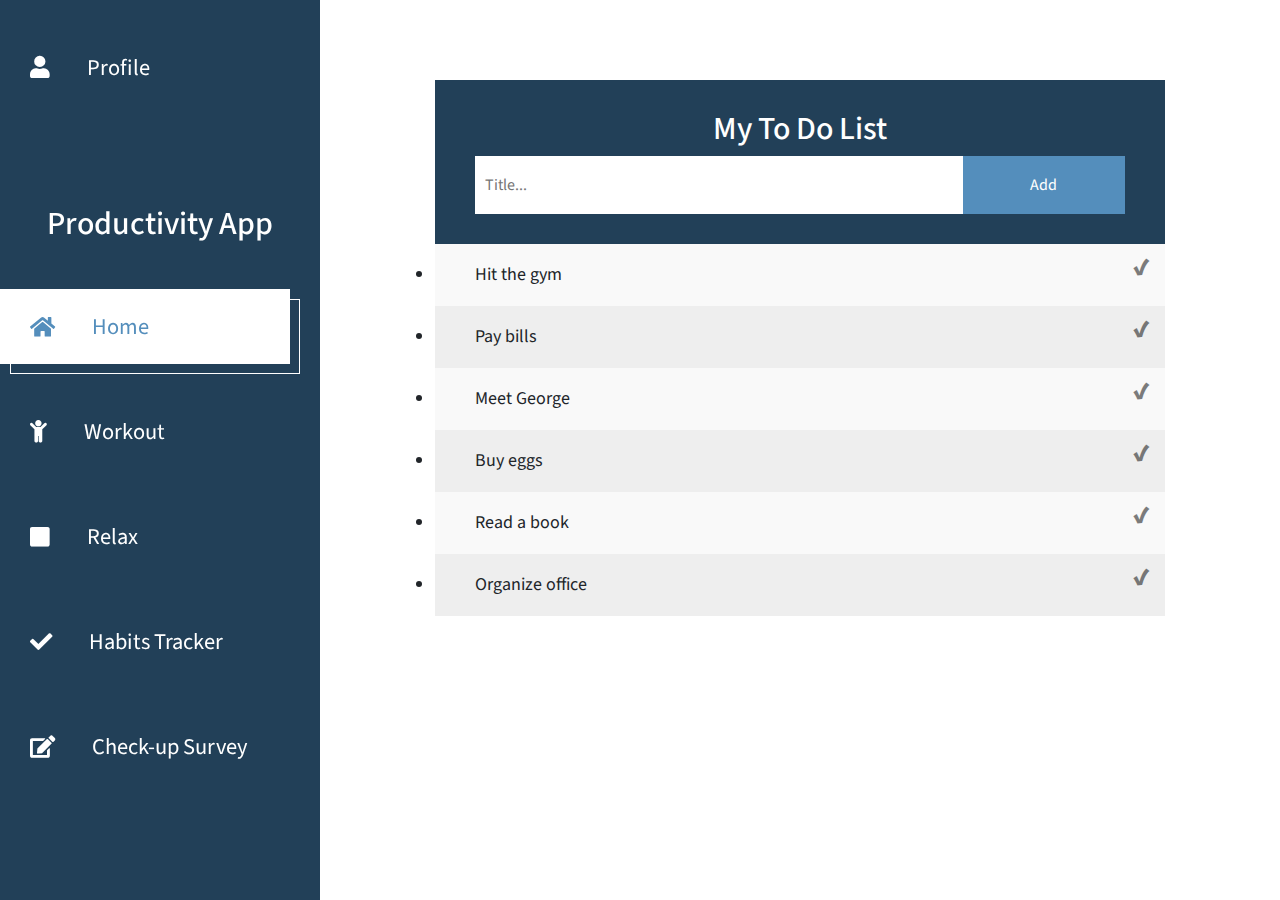
<file: Productivity App Source Code/src/index.html>
<!DOCTYPE html>
<html lang="en">
<head>
	<meta charset="UTF-8">
	<meta name="viewport" content="width=device-width, initial-scale=1.0">
	<title>Xtra Blog</title>
	<link rel="stylesheet" href="fontawesome/css/all.min.css"> <!-- https://fontawesome.com/ -->
	<link href="https://fonts.googleapis.com/css2?family=Source+Sans+Pro&display=swap" rel="stylesheet"> <!-- https://fonts.google.com/ -->
    <link href="css/bootstrap.min.css" rel="stylesheet">
    <link href="css/templatemo-xtra-blog.css" rel="stylesheet">
    <link rel="stylesheet" href="./style2.css">

</head>
<body>
	<header class="tm-header" id="tm-header">
        <div class="tm-header-wrapper">
            <button class="navbar-toggler" type="button" aria-label="Toggle navigation">
                <i class="fas fa-bars"></i>
            </button>  <nav class="tm-nav" id="tm-nav"> 
                <p class="tm-nav-item " text-align="left"><a href="Profile.html" class="tm-nav-link">
                    <i class="fas fa-user"></i> 
                    Profile
                </a></p></nav>
        
              
                <h2 class="text-center">Productivity App</h2>
         <br>
            <nav class="tm-nav" id="tm-nav">            
                <ul>
                    <li class="tm-nav-item active"><a href="index.html" class="tm-nav-link">
                        <i class="fas fa-home"></i> 
                        Home
                    </a></li>           
                    <li class="tm-nav-item"><a href="post.html" class="tm-nav-link">
                        <i class="fas fa-child"></i>
                        Workout
                    </a></li>
                    <li class="tm-nav-item"><a href="relax.html" class="tm-nav-link">
                        <i class="fas fa-stop"></i>
                    Relax
                    </a></li>
                    <li class="tm-nav-item"><a href="habitstracker.html" class="tm-nav-link">
                        <i class="fas fa-check"></i>
                        Habits Tracker
                    </a></li>
                    <li class="tm-nav-item"><a href="survey.html" class="tm-nav-link">
                        <i class="fa fa-edit"></i>
                        Check-up Survey
                    </a></li>
                </ul>
            </nav>
        
        </div>
    </header>
    <div class="container-fluid">
        <main class="tm-main">
            <div id="myDIV" class="header">
                <h2>My To Do List</h2>
                <input type="text" id="myInput" placeholder="Title...">
                <span onclick="newElement()" class="addBtn">Add</span>
              </div>
              
              <ul id="myUL">
                <li class="test">Hit the gym</li>
                <li class="test">Pay bills</li>
                <li class="test" >Meet George</li>
                <li class="test">Buy eggs</li>
                <li class="test">Read a book</li>
                <li class="test">Organize office</li>
              </ul>
            
            <!-- Search form -->
            <!-- <div class="row tm-row">
                <div class="col-12">
                    <form method="GET" class="form-inline tm-mb-80 tm-search-form">                
                        <input class="form-control tm-search-input" name="query" type="text" placeholder="Search..." aria-label="Search">
                        <button class="tm-search-button" type="submit">
                            <i class="fas fa-search tm-search-icon" aria-hidden="true"></i>
                        </button>                                
                    </form>
                </div>                
            </div>            
            <div class="row tm-row">
                <article class="col-12 col-md-6 tm-post">
                    <hr class="tm-hr-primary">
                    <a href="post.html" class="effect-lily tm-post-link tm-pt-60">
                        <div class="tm-post-link-inner">
                            <img src="img/img-01.jpg" alt="Image" class="img-fluid">                            
                        </div>
                        <span class="position-absolute tm-new-badge">New</span>
                        <h2 class="tm-pt-30 tm-color-primary tm-post-title">Simple and useful HTML layout</h2>
                    </a>                    
                    <p class="tm-pt-30">
                        There is a clickable image with beautiful hover effect and active title link for each post item. 
                        Left side is a sticky menu bar. Right side is a blog content that will scroll up and down.
                    </p>
                    <div class="d-flex justify-content-between tm-pt-45">
                        <span class="tm-color-primary">Travel . Events</span>
                        <span class="tm-color-primary">June 24, 2020</span>
                    </div>
                    <hr>
                    <div class="d-flex justify-content-between">
                        <span>36 comments</span>
                        <span>by Admin Nat</span>
                    </div>
                </article>
                <article class="col-12 col-md-6 tm-post">
                    <hr class="tm-hr-primary">
                    <a href="post.html" class="effect-lily tm-post-link tm-pt-60">
                        <div class=" tm-post-link-inner">
                            <img src="img/img-02.jpg" alt="Image" class="img-fluid">                            
                        </div>
                        <span class="position-absolute tm-new-badge">New</span>
                        <h2 class="tm-pt-30 tm-color-primary tm-post-title">Multi-purpose blog template</h2>
                    </a>                    
                    <p class="tm-pt-30">
                        <a rel="nofollow" href="https://templatemo.com/tm-553-xtra-blog" target="_blank">Xtra Blog</a>  is a multi-purpose HTML CSS template from TemplateMo website. 
                        Blog list, single post, about, contact pages are included. Left sidebar fixed width and content area is a fluid full-width.
                    </p>
                    <div class="d-flex justify-content-between tm-pt-45">
                        <span class="tm-color-primary">Creative . Design . Business</span>
                        <span class="tm-color-primary">June 16, 2020</span>
                    </div>
                    <hr>
                    <div class="d-flex justify-content-between">
                        <span>48 comments</span>
                        <span>by Admin Sam</span>
                    </div>
                </article>
                <article class="col-12 col-md-6 tm-post">
                    <hr class="tm-hr-primary">
                    <a href="post.html" class="effect-lily tm-post-link tm-pt-20">
                        <div class="tm-post-link-inner">
                            <img src="img/img-03.jpg" alt="Image" class="img-fluid">
                        </div>
                        <h2 class="tm-pt-30 tm-color-primary tm-post-title">How can you apply Xtra Blog</h2>
                    </a>                    
                    <p class="tm-pt-30">
                        You are <u>allowed</u> to convert this template as any kind of CMS theme or template for your custom website builder. 
                        You can also use this for your clients. Thank you for choosing us.
                    </p>
                    <div class="d-flex justify-content-between tm-pt-45">
                        <span class="tm-color-primary">Music . Audio</span>
                        <span class="tm-color-primary">June 11, 2020</span>
                    </div>
                    <hr>
                    <div class="d-flex justify-content-between">
                        <span>24 comments</span>
                        <span>by John Walker</span>
                    </div>
                </article>
                <article class="col-12 col-md-6 tm-post">
                    <hr class="tm-hr-primary">
                    <a href="post.html" class="effect-lily tm-post-link tm-pt-20">
                        <div class="tm-post-link-inner">
                            <img src="img/img-04.jpg" alt="Image" class="img-fluid">
                        </div>
                        <h2 class="tm-pt-30 tm-color-primary tm-post-title">A little restriction to apply</h2>
                    </a>                    
                    <p class="tm-pt-30">
                        You are <u>not allowed</u> to re-distribute this template as a downloadable ZIP file on any template collection
                        website. This is strongly prohibited as we worked hard for this template. Please contact TemplateMo for more information.
                    </p>
                    <div class="d-flex justify-content-between tm-pt-45">
                        <span class="tm-color-primary">Artworks . Design</span>
                        <span class="tm-color-primary">June 4, 2020</span>
                    </div>
                    <hr>
                    <div class="d-flex justify-content-between">
                        <span>72 comments</span>
                        <span>by Admin Sam</span>
                    </div>
                </article>
                <article class="col-12 col-md-6 tm-post">
                    <hr class="tm-hr-primary">
                    <a href="post.html" class="effect-lily tm-post-link tm-pt-20">
                        <div class="tm-post-link-inner">
                            <img src="img/img-05.jpg" alt="Image" class="img-fluid">
                        </div>
                        <h2 class="tm-pt-30 tm-color-primary tm-post-title">Color hexa values of Xtra Blog</h2>
                    </a>                    
                    <p class="tm-pt-30">
                        If you wish to kindly support us, please contact us or contribute a small PayPal amount to info [at] templatemo.com that is helpful for us.
                        <br>
                        Title #099 New #0CC <br>
                        <span class="tm-color-primary">Text #999 Line #CCC Next #0CC Prev #F0F0F0</span>
                    </p>
                    <div class="d-flex justify-content-between tm-pt-45">
                        <span class="tm-color-primary">Creative . Video . Audio</span>
                        <span class="tm-color-primary">May 31, 2020</span>
                    </div>
                    <hr>
                    <div class="d-flex justify-content-between">
                        <span>84 comments</span>
                        <span>by Admin Sam</span>
                    </div>
                </article>
                <article class="col-12 col-md-6 tm-post">
                    <hr class="tm-hr-primary">
                    <a href="post.html" class="effect-lily tm-post-link tm-pt-20">
                        <div class="tm-post-link-inner">
                            <img src="img/img-06.jpg" alt="Image" class="img-fluid">
                        </div>
                        <h2 class="tm-pt-30 tm-color-primary tm-post-title">Donec convallis varius risus</h2>
                    </a>                    
                    <p class="tm-pt-30">
                        Quisque id ipsum vel sem maximus vulputate sed quis velit. Nunc vel turpis eget orci elementum cursus vitae in eros. Quisque vulputate nulla ut dolor consectetur luctus.
                    </p>
                    <div class="d-flex justify-content-between tm-pt-45">
                        <span class="tm-color-primary">Visual . Artworks</span>
                        <span class="tm-color-primary">June 16, 2020</span>
                    </div>
                    <hr>
                    <div class="d-flex justify-content-between">
                        <span>96 comments</span>
                        <span>by Admin Sam</span>
                    </div>
                </article>
            </div>
            <div class="row tm-row tm-mt-100 tm-mb-75">
                <div class="tm-prev-next-wrapper">
                    <a href="#" class="mb-2 tm-btn tm-btn-primary tm-prev-next disabled tm-mr-20">Prev</a>
                    <a href="#" class="mb-2 tm-btn tm-btn-primary tm-prev-next">Next</a>
                </div>
                <div class="tm-paging-wrapper">
                    <span class="d-inline-block mr-3">Page</span>
                    <nav class="tm-paging-nav d-inline-block">
                        <ul>
                            <li class="tm-paging-item active">
                                <a href="#" class="mb-2 tm-btn tm-paging-link">1</a>
                            </li>
                            <li class="tm-paging-item">
                                <a href="#" class="mb-2 tm-btn tm-paging-link">2</a>
                            </li>
                            <li class="tm-paging-item">
                                <a href="#" class="mb-2 tm-btn tm-paging-link">3</a>
                            </li>
                            <li class="tm-paging-item">
                                <a href="#" class="mb-2 tm-btn tm-paging-link">4</a>
                            </li>
                        </ul>
                    </nav>
                </div>                
            </div>            
            <footer class="row tm-row">
                <hr class="col-12">
                <div class="col-md-6 col-12 tm-color-gray">
                    Design: <a rel="nofollow" target="_parent" href="https://templatemo.com" class="tm-external-link">TemplateMo</a>
                </div>
                <div class="col-md-6 col-12 tm-color-gray tm-copyright">
                    Copyright 2020 Xtra Blog Company Co. Ltd.
                </div>
            </footer> -->
        </main>
    </div> 
    <script src="js/jquery.min.js"></script>
    <script src="js/templatemo-script.js"></script>
  <script> // Create a "close" button and append it to each list item
var myNodelist = document.getElementsByClassName("test");
var i;
for (i = 0; i < myNodelist.length; i++) {
  var span = document.createElement("SPAN");
  var txt = document.createTextNode("\u2714");
  span.className = "close";
  span.appendChild(txt);
  myNodelist[i].appendChild(span);
}

// Click on a close button to hide the current list item
var close = document.getElementsByClassName("close");
var i;
for (i = 0; i < close.length; i++) {
  close[i].onclick = function() {
    var div = this.parentElement;
    div.style.display = "none";
  }
}

// Add a "checked" symbol when clicking on a list item
var list = document.querySelector('ul');
list.addEventListener('click', function(ev) {
  if (ev.target.tagName === 'LI') {
    ev.target.classList.toggle('checked');
  }
}, false);

// Create a new list item when clicking on the "Add" button
function newElement() {
  var li = document.createElement("li");
  var inputValue = document.getElementById("myInput").value;
  var t = document.createTextNode(inputValue);
  li.appendChild(t);
  if (inputValue === '') {
    alert("You must write something!");
  } else {
    document.getElementById("myUL").appendChild(li);
  }
  document.getElementById("myInput").value = "";

  var span = document.createElement("SPAN");
  var txt = document.createTextNode("\u2714");
  span.className = "close";
  span.appendChild(txt);
  li.appendChild(span);
  li.className="test";

  for (i = 0; i < close.length; i++) {
    close[i].onclick = function() {
      var div = this.parentElement;
      div.style.display = "none";
    }
  }
}</script> 

</body>
</html>
</file>
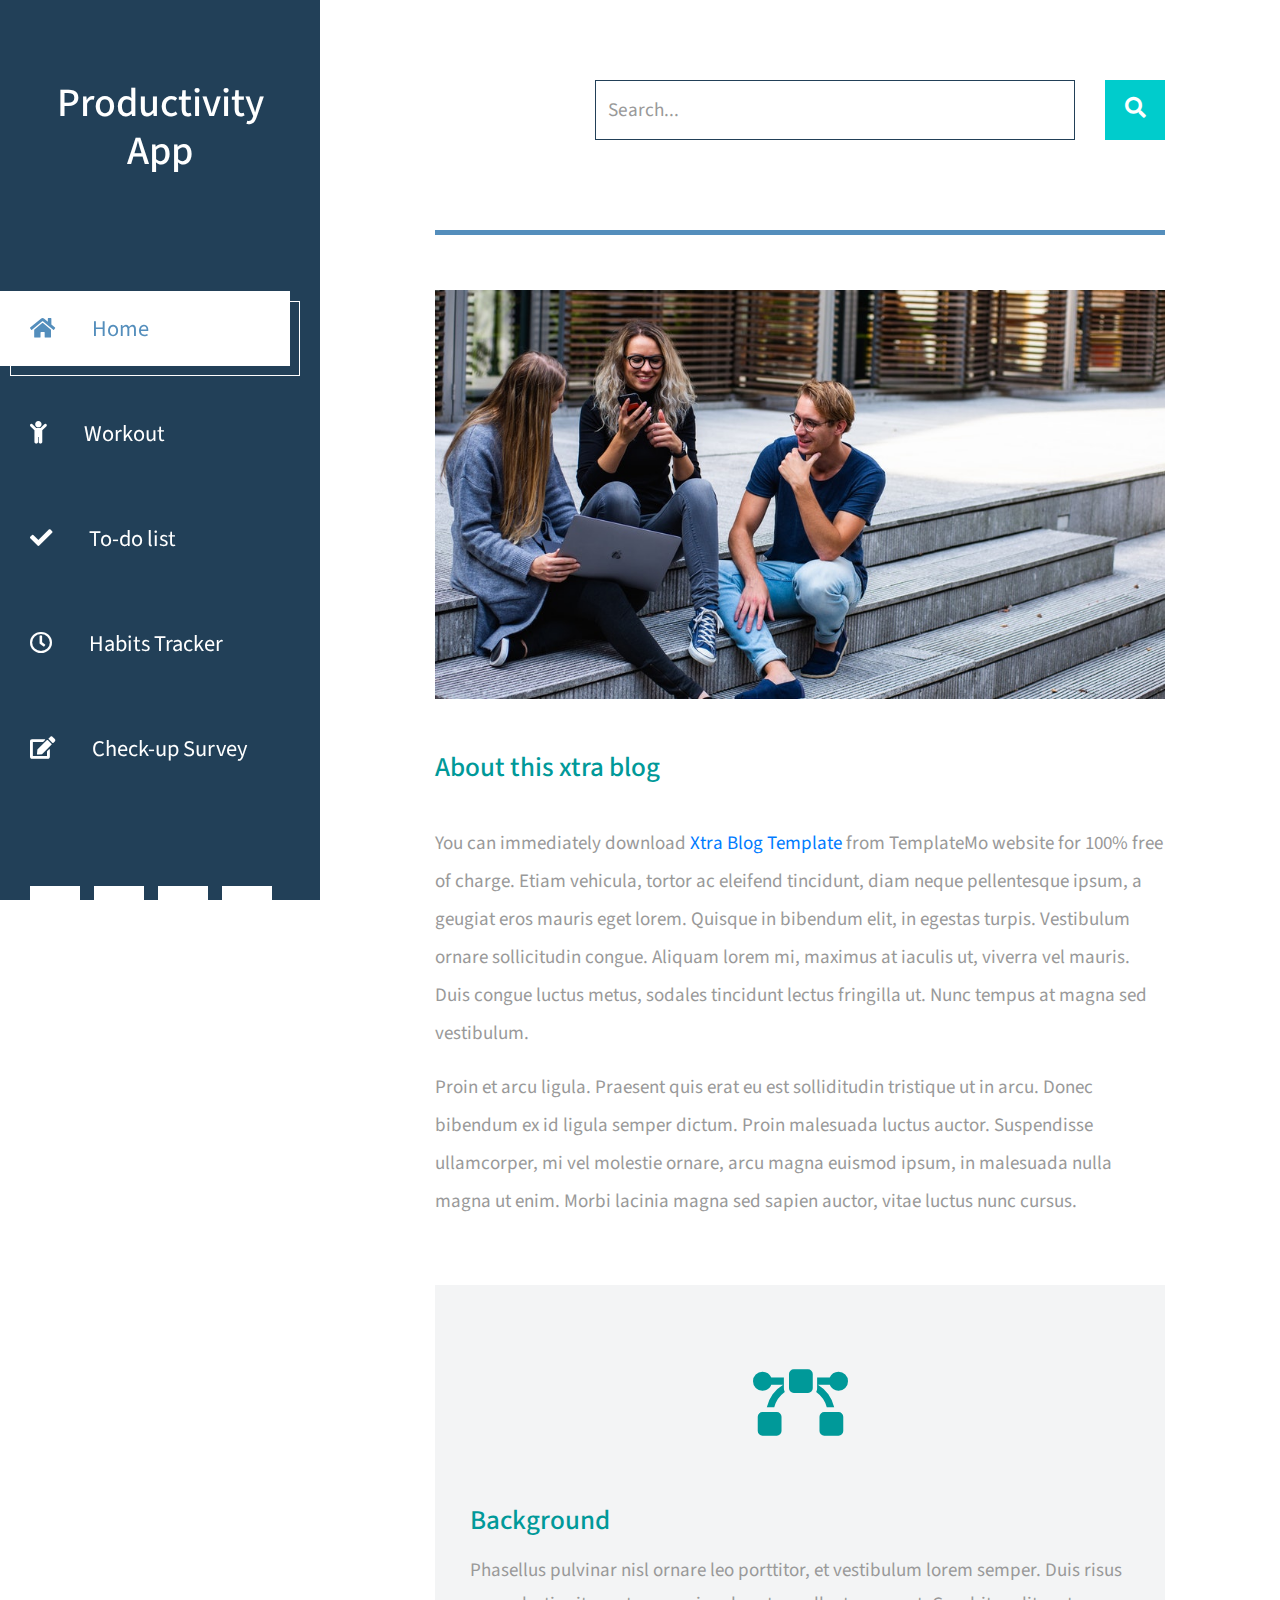
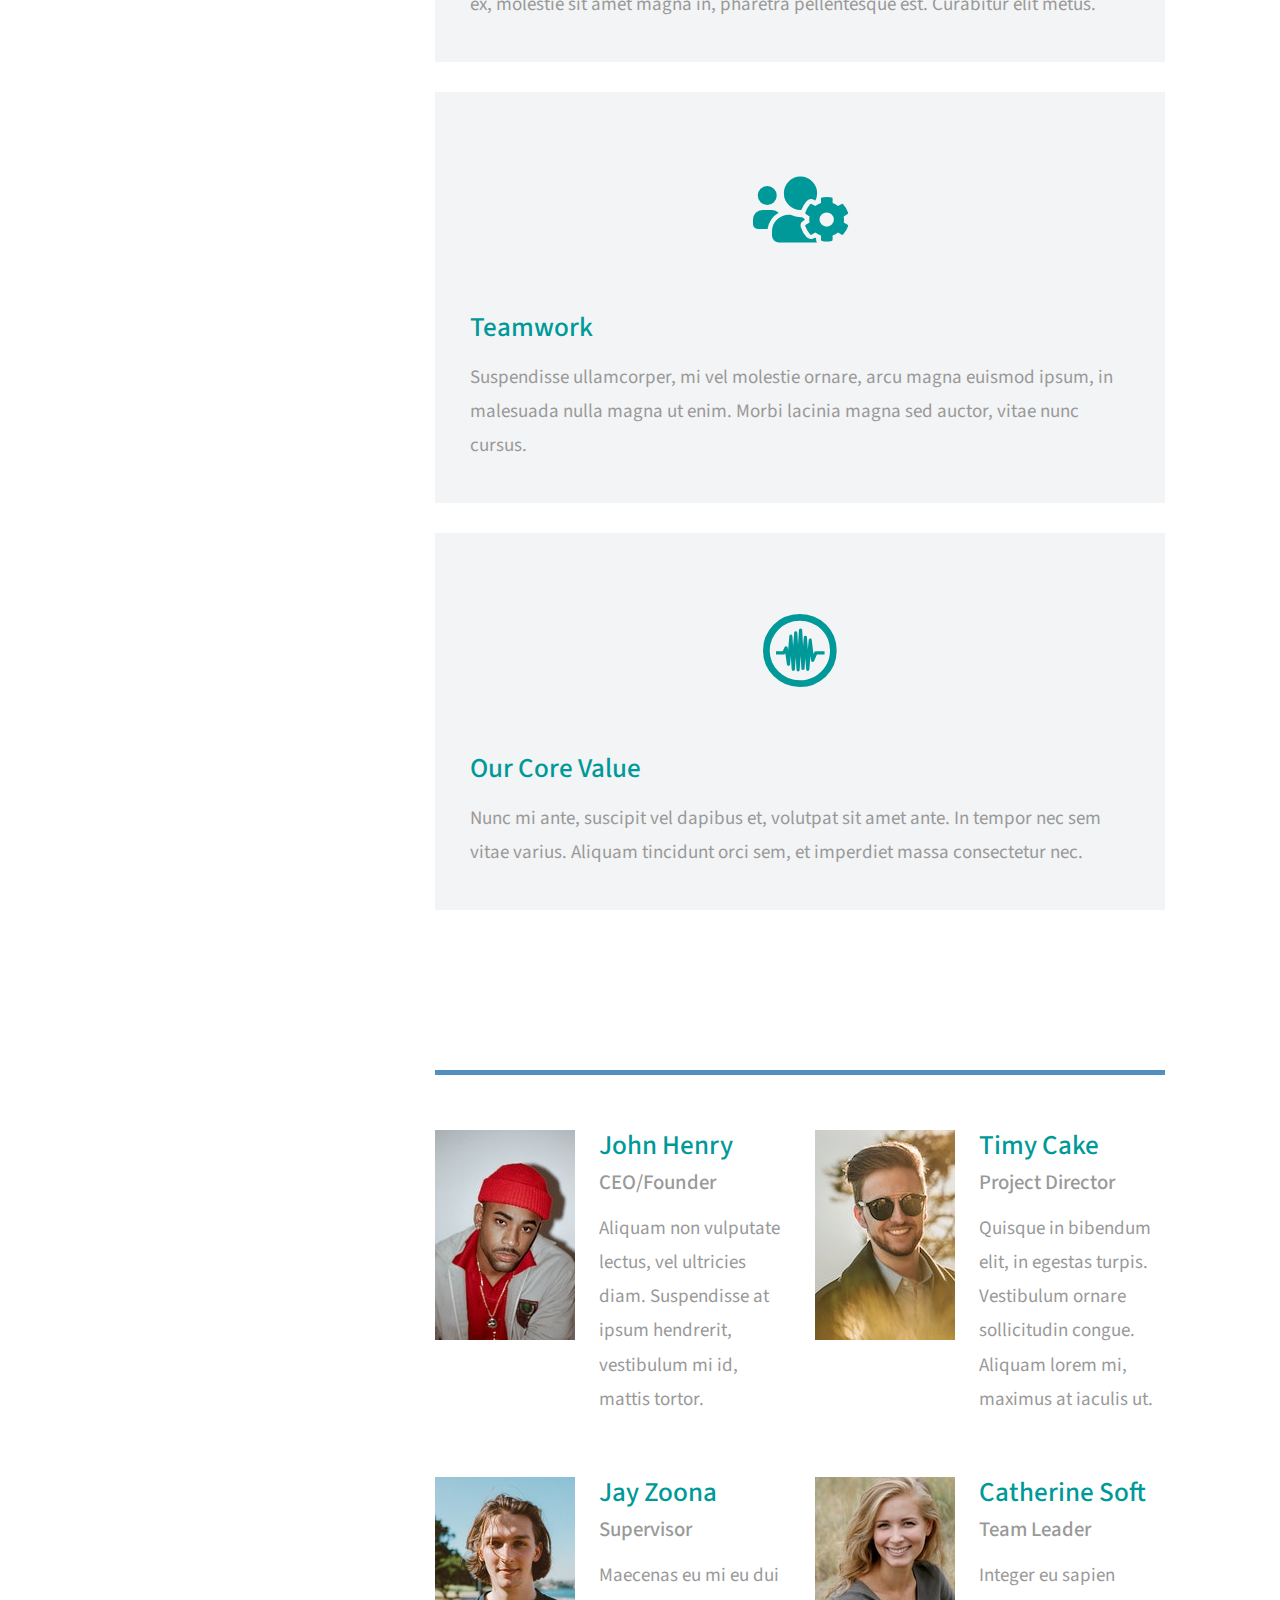
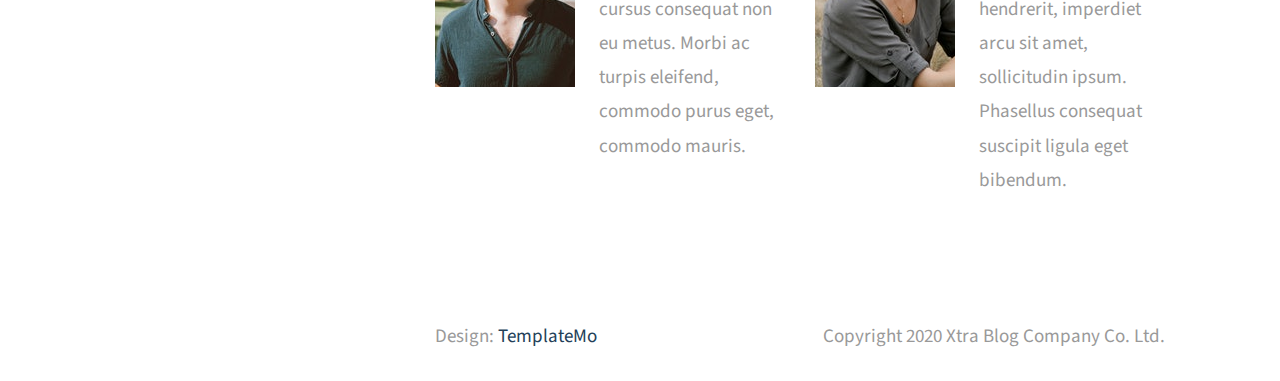
<file: Productivity App Source Code/src/about.html>
<!DOCTYPE html>
<html lang="en">
<head>
	<meta charset="UTF-8">
	<meta name="viewport" content="width=device-width, initial-scale=1.0">
	<title>Xtra Blog</title>
	<link rel="stylesheet" href="fontawesome/css/all.min.css"> <!-- https://fontawesome.com/ -->
	<link href="https://fonts.googleapis.com/css2?family=Source+Sans+Pro&display=swap" rel="stylesheet"> <!-- https://fonts.google.com/ -->
    <link href="css/bootstrap.min.css" rel="stylesheet">
    <link href="css/templatemo-xtra-blog.css" rel="stylesheet">
<!--
    
TemplateMo 553 Xtra Blog

https://templatemo.com/tm-553-xtra-blog

-->
</head>
<body>
	<header class="tm-header" id="tm-header">
        <div class="tm-header-wrapper">
            <button class="navbar-toggler" type="button" aria-label="Toggle navigation">
                <i class="fas fa-bars"></i>
            </button>
            <div class="tm-site-header">        
                <h1 class="text-center">Productivity App</h1>
            </div>
            <nav class="tm-nav" id="tm-nav">            
                <ul>
                    <li class="tm-nav-item active"><a href="index.html" class="tm-nav-link">
                        <i class="fas fa-home"></i> 
                        Home
                    </a></li>           
                    <li class="tm-nav-item"><a href="post.html" class="tm-nav-link">
                        <i class="fas fa-child"></i>
                        Workout
                    </a></li>
                    <li class="tm-nav-item"><a href="about.html" class="tm-nav-link">
                        <i class="fas fa-check"></i>
                       To-do list
                    </a></li>
                    <li class="tm-nav-item"><a href="contact.html" class="tm-nav-link">
                        <i class="far fa-clock"></i>
                        Habits Tracker
                    </a></li>
                    <li class="tm-nav-item"><a href="survey.html" class="tm-nav-link">
                        <i class="fa fa-edit"></i>
                        Check-up Survey
                    </a></li>
                </ul>
            </nav>
            <div class="tm-mb-65">
                <a href="https://facebook.com" class="tm-social-link">
                    <i class="fab fa-facebook tm-social-icon"></i>
                </a>
                <a href="https://twitter.com" class="tm-social-link">
                    <i class="fab fa-twitter tm-social-icon"></i>
                </a>
                <a href="https://instagram.com" class="tm-social-link">
                    <i class="fab fa-instagram tm-social-icon"></i>
                </a>
                <a href="https://linkedin.com" class="tm-social-link">
                    <i class="fab fa-linkedin tm-social-icon"></i>
                </a>
            </div>
            <p class="tm-mb-80 pr-5 text-white">
                Xtra Blog is a multi-purpose HTML template from TemplateMo website. Left side is a sticky menu bar. Right side content will scroll up and down.
            </p>
        </div>
    </header>
    <div class="container-fluid">
        <main class="tm-main">
            <!-- Search form -->
            <div class="row tm-row">
                <div class="col-12">
                    <form method="GET" class="form-inline tm-mb-80 tm-search-form">                
                        <input class="form-control tm-search-input" name="query" type="text" placeholder="Search..." aria-label="Search">
                        <button class="tm-search-button" type="submit">
                            <i class="fas fa-search tm-search-icon" aria-hidden="true"></i>
                        </button>                                
                    </form>
                </div>                
            </div>            
            <div class="row tm-row tm-mb-45">
                <div class="col-12">
                    <hr class="tm-hr-primary tm-mb-55">
                    <img src="img/about-01.jpg" alt="Image" class="img-fluid">
                </div>
            </div>
            <div class="row tm-row tm-mb-40">
                <div class="col-12">                    
                    <div class="mb-4">
                        <h2 class="pt-2 tm-mb-40 tm-color-primary tm-post-title">About this xtra blog</h2>
                        <p>
                            You can immediately download 
                                <a rel="nofollow" href="https://templatemo.com/tm-553-xtra-blog" target="_blank">Xtra Blog Template</a> 
                                from TemplateMo website for 100% free of charge. Etiam vehicula, tortor ac eleifend tincidunt, diam neque pellentesque ipsum, 
                                a geugiat eros mauris eget lorem. Quisque in
                            bibendum elit, in egestas turpis. Vestibulum ornare sollicitudin congue. Aliquam lorem mi, maximus at iaculis ut, viverra vel
                            mauris. Duis congue luctus metus, sodales tincidunt lectus fringilla ut. Nunc tempus at magna sed vestibulum.
                        </p>
                        <p>
                            Proin et arcu ligula. Praesent quis erat eu est solliditudin tristique ut in arcu. Donec bibendum ex id ligula semper dictum.
                            Proin malesuada luctus auctor. Suspendisse ullamcorper, mi vel molestie ornare, arcu magna euismod ipsum, in
                            malesuada nulla magna ut enim. Morbi lacinia magna sed sapien auctor, vitae luctus nunc cursus.
                        </p>                            
                    </div>                    
                </div>
            </div>
            <div class="row tm-row tm-mb-120">
                <div class="col-lg-4 tm-about-col">
                    <div class="tm-bg-gray tm-about-pad">
                        <div class="text-center tm-mt-40 tm-mb-60">
                            <i class="fas fa-bezier-curve fa-4x tm-color-primary"></i>                            
                        </div>                        
                        <h2 class="mb-3 tm-color-primary tm-post-title">Background</h2>
                        <p class="mb-0 tm-line-height-short">
                            Phasellus pulvinar nisl ornare leo porttitor, et vestibulum lorem semper. 
                            Duis risus ex, molestie sit amet magna in,
                            pharetra pellentesque est. Curabitur elit metus.
                        </p>
                    </div>
                </div>
                <div class="col-lg-4 tm-about-col">
                    <div class="tm-bg-gray tm-about-pad">
                        <div class="text-center tm-mt-40 tm-mb-60">
                            <i class="fas fa-users-cog fa-4x tm-color-primary"></i>                            
                        </div>                        
                        <h2 class="mb-3 tm-color-primary tm-post-title">Teamwork</h2>
                        <p class="mb-0 tm-line-height-short">
                            Suspendisse ullamcorper, mi vel molestie ornare, arcu magna euismod ipsum, in malesuada nulla magna ut enim. 
                            Morbi lacinia magna sed auctor, vitae nunc cursus.
                        </p>
                    </div>
                </div>
                <div class="col-lg-4 tm-about-col">
                    <div class="tm-bg-gray tm-about-pad">
                        <div class="text-center tm-mt-40 tm-mb-60">
                            <i class="fab fa-creative-commons-sampling fa-4x tm-color-primary"></i>                            
                        </div>                        
                        <h2 class="mb-3 tm-color-primary tm-post-title">Our Core Value</h2>
                        <p class="mb-0 tm-line-height-short">
                            Nunc mi ante, suscipit vel dapibus et, volutpat sit amet ante. In tempor nec sem vitae varius. Aliquam tincidunt orci sem, et imperdiet massa consectetur nec.
                        </p>
                    </div>
                </div>
            </div>            
            <div class="row tm-row tm-mb-60">
                <div class="col-12">
                    <hr class="tm-hr-primary  tm-mb-55">
                </div>                
                <div class="col-lg-6 tm-mb-60 tm-person-col">
                    <div class="media tm-person">
                        <img src="img/about-02.jpg" alt="Image" class="img-fluid mr-4">
                        <div class="media-body">
                            <h2 class="tm-color-primary tm-post-title mb-2">John Henry</h2>
                            <h3 class="tm-h3 mb-3">CEO/Founder</h3>
                            <p class="mb-0 tm-line-height-short">
                                Aliquam non vulputate lectus, vel ultricies diam. Suspendisse at ipsum
                                hendrerit, vestibulum mi id, mattis tortor.
                            </p>
                        </div>
                    </div>
                </div>
                <div class="col-lg-6 tm-mb-60 tm-person-col">
                    <div class="media tm-person">
                        <img src="img/about-03.jpg" alt="Image" class="img-fluid mr-4">
                        <div class="media-body">
                            <h2 class="tm-color-primary tm-post-title mb-2">Timy Cake</h2>
                            <h3 class="tm-h3 mb-3">Project Director</h3>
                            <p class="mb-0 tm-line-height-short">
                                Quisque in bibendum elit, in egestas turpis. Vestibulum ornare sollicitudin congue. 
                                Aliquam lorem mi, maximus at iaculis ut.
                            </p>
                        </div>
                    </div>
                </div>
                <div class="col-lg-6 tm-mb-60 tm-person-col">
                    <div class="media tm-person">
                        <img src="img/about-04.jpg" alt="Image" class="img-fluid mr-4">
                        <div class="media-body">
                            <h2 class="tm-color-primary tm-post-title mb-2">Jay Zoona</h2>
                            <h3 class="tm-h3 mb-3">Supervisor</h3>
                            <p class="mb-0 tm-line-height-short">
                                Maecenas eu mi eu dui cursus consequat non eu metus. Morbi ac
                                turpis eleifend, commodo purus eget, commodo mauris.
                            </p>
                        </div>
                    </div>
                </div>
                <div class="col-lg-6 tm-mb-60 tm-person-col">
                    <div class="media tm-person">
                        <img src="img/about-05.jpg" alt="Image" class="img-fluid mr-4">
                        <div class="media-body">
                            <h2 class="tm-color-primary tm-post-title mb-2">Catherine Soft</h2>
                            <h3 class="tm-h3 mb-3">Team Leader</h3>
                            <p class="mb-0 tm-line-height-short">
                                Integer eu sapien hendrerit,
                                imperdiet arcu sit amet, sollicitudin ipsum.
                                Phasellus consequat suscipit ligula eget bibendum.
                            </p>
                        </div>
                    </div>
                </div>
            </div>        
            <footer class="row tm-row">
                <div class="col-md-6 col-12 tm-color-gray">
                    Design: <a rel="nofollow" target="_parent" href="https://templatemo.com" class="tm-external-link">TemplateMo</a>
                </div>
                <div class="col-md-6 col-12 tm-color-gray tm-copyright">
                    Copyright 2020 Xtra Blog Company Co. Ltd.
                </div>
            </footer>
        </main>
    </div>
    <script src="js/jquery.min.js"></script>
    <script src="js/templatemo-script.js"></script>
</body>
</html>
</file>
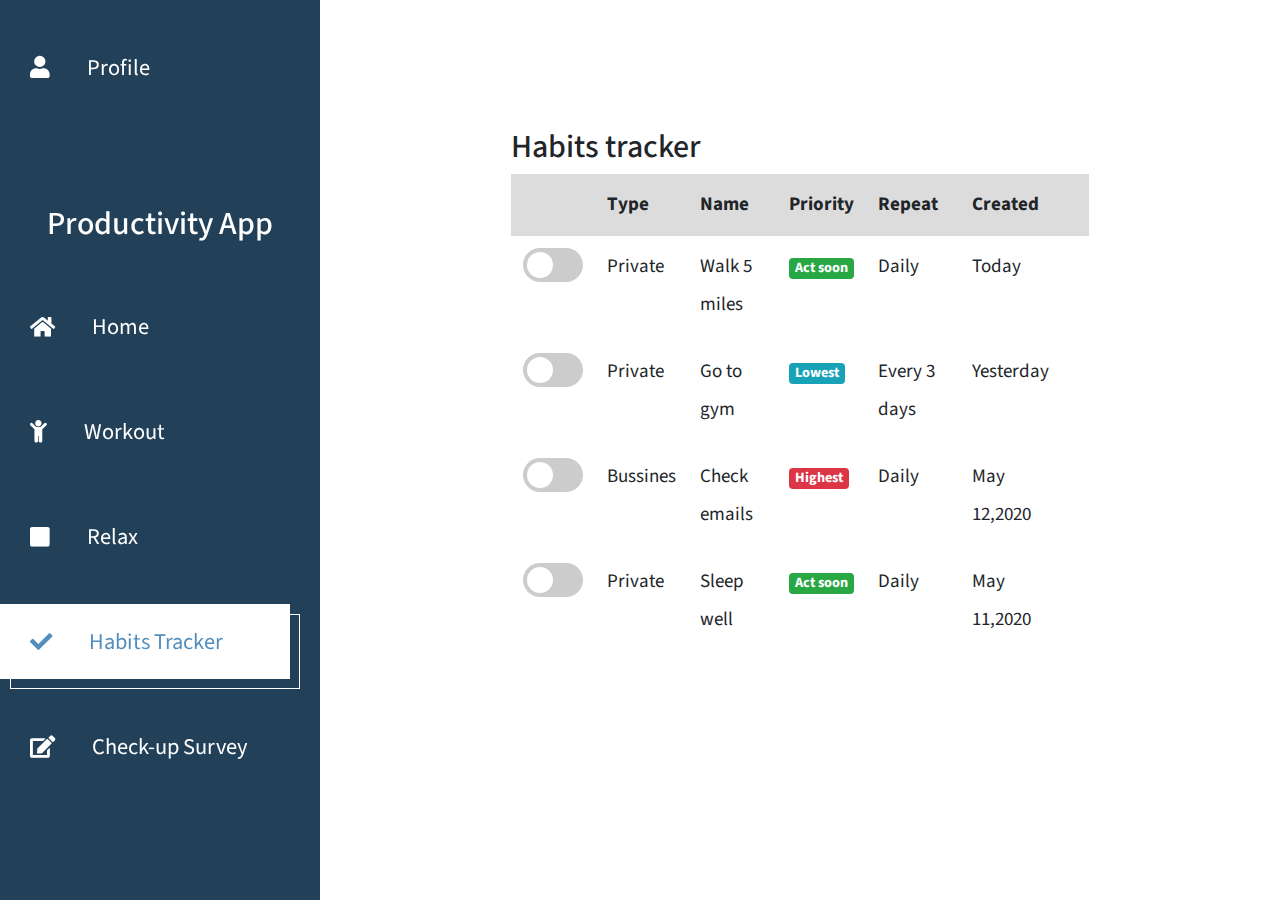
<file: Productivity App Source Code/src/habitstracker.html>
<!DOCTYPE html>
<html lang="en">
<head>
    <meta charset="UTF-8">
	<meta name="viewport" content="width=device-width, initial-scale=1.0">
	<title>Habits tracker</title>
    <link rel="stylesheet" href="./style5.css">
    <link rel="stylesheet" href="fontawesome/css/all.min.css"> <!-- https://fontawesome.com/ -->
	<link href="https://fonts.googleapis.com/css2?family=Source+Sans+Pro&display=swap" rel="stylesheet"> <!-- https://fonts.google.com/ -->
    <link href="css/bootstrap.min.css" rel="stylesheet">
    <link href="css/templatemo-xtra-blog.css" rel="stylesheet">
    <script>
        $(document).ready(function(){
        
        $('.toggle-btn').click(function() {
        $(this).toggleClass('active').siblings().removeClass('active');
        });
        
        });
    </script>

</head>

<body>
    <header class="tm-header" id="tm-header">
        <div class="tm-header-wrapper">
            <button class="navbar-toggler" type="button" aria-label="Toggle navigation">
                <i class="fas fa-bars"></i>
            </button>
            <nav class="tm-nav" id="tm-nav"> 
                <p class="tm-nav-item " text-align="left"><a href="Profile.html" class="tm-nav-link">
                    <i class="fas fa-user"></i> 
                    Profile
                </a></p></nav>
        
              
                <h2 class="text-center">Productivity App</h2>
         <br>
            <nav class="tm-nav" id="tm-nav">            
                <ul>
                    <li class="tm-nav-item "><a href="index.html" class="tm-nav-link">
                        <i class="fas fa-home"></i> 
                        Home
                    </a></li>           
                    <li class="tm-nav-item"><a href="post.html" class="tm-nav-link">
                        <i class="fas fa-child"></i>
                        Workout
                    </a></li>
                    <li class="tm-nav-item"><a href="relax.html" class="tm-nav-link">
                        <i class="fas fa-stop"></i>
                    Relax
                    </a></li>
                    <li class="tm-nav-item active"><a href="habitstracker.html" class="tm-nav-link">
                        <i class="fas fa-check"></i>
                        Habits Tracker
                    </a></li>
                    <li class="tm-nav-item"><a href="survey.html" class="tm-nav-link">
                        <i class="fa fa-edit"></i>
                        Check-up Survey
                    </a></li>
                </ul>
            </nav>
           
        </div>
     </header>
     <div class="container-fluid">
        <main class="tm-main">
        <div class="container mt-5">
        <div class="d-flex justify-content-center row">
        <div class="col-md-10">
            <h2>Habits tracker</h2>
            <div class="rounded">
                <div class="table-responsive table-borderless">
                    <table class="table">
                        <thead>
                            <tr>
                                <th class="text-center">
                                   
                                </th>
                                <th>Type</th>
                                <th>Name</th>
                                <th>Priority</th>
                                <th>Repeat</th>
                                <th>Created</th>
                                <th></th>
                            </tr>
                        </thead>
                        <tbody class="table-body">
                            <tr class="cell-1">
                                <td class="text-center">
                                    <label class="switch">
                                        <input type="checkbox">
                                        <span class="slider round"></span>
                                      </label>
                                </td>
                                <td>Private</td>
                                <td>Walk 5 miles</td>
                                <td><span class="badge badge-success">Act soon</span></td>
                                <td>Daily</td>
                                <td>Today</td>
                                
                            </tr>
                            <tr class="cell-1">
                                <td class="text-center">
                                    <label class="switch">
                                        <input type="checkbox">
                                        <span class="slider round"></span>
                                      </label>
                                </td>
                                <td>Private</td>
                                <td>Go to gym</td>
                                <td><span class="badge badge-info">Lowest</span></td>
                                <td>Every 3 days</td>
                                <td>Yesterday</td>
                                
                            </tr>
                            <tr class="cell-1">
                                <td class="text-center">
                                    <label class="switch">
                                        <input type="checkbox">
                                        <span class="slider round"></span>
                                      </label>
                                </td>
                                <td>Bussines</td>
                                <td>Check emails</td>
                                <td><span class="badge badge-danger">Highest</span></td>
                                <td>Daily</td>
                                <td>May 12,2020</td>
                                
                            </tr>
                            <tr class="cell-1">
                                <td class="text-center">
                                    <label class="switch">
                                        <input type="checkbox">
                                        <span class="slider round"></span>
                                      </label>
                                </td>
                                <td>Private</td>
                                <td>Sleep well</td>
                                <td><span class="badge badge-success">Act soon</span></td>
                                <td>Daily</td>
                                <td>May 11,2020</td>
                                
                            </tr>
                        </tbody>
                    </table>
                </div>
            </div>
            </div>
        </div>
        </div>

        
    </main>
    </div>
        <script src="js/jquery.min.js"></script>
        <script src="js/templatemo-script.js"></script>
</body>

</html>
</file>
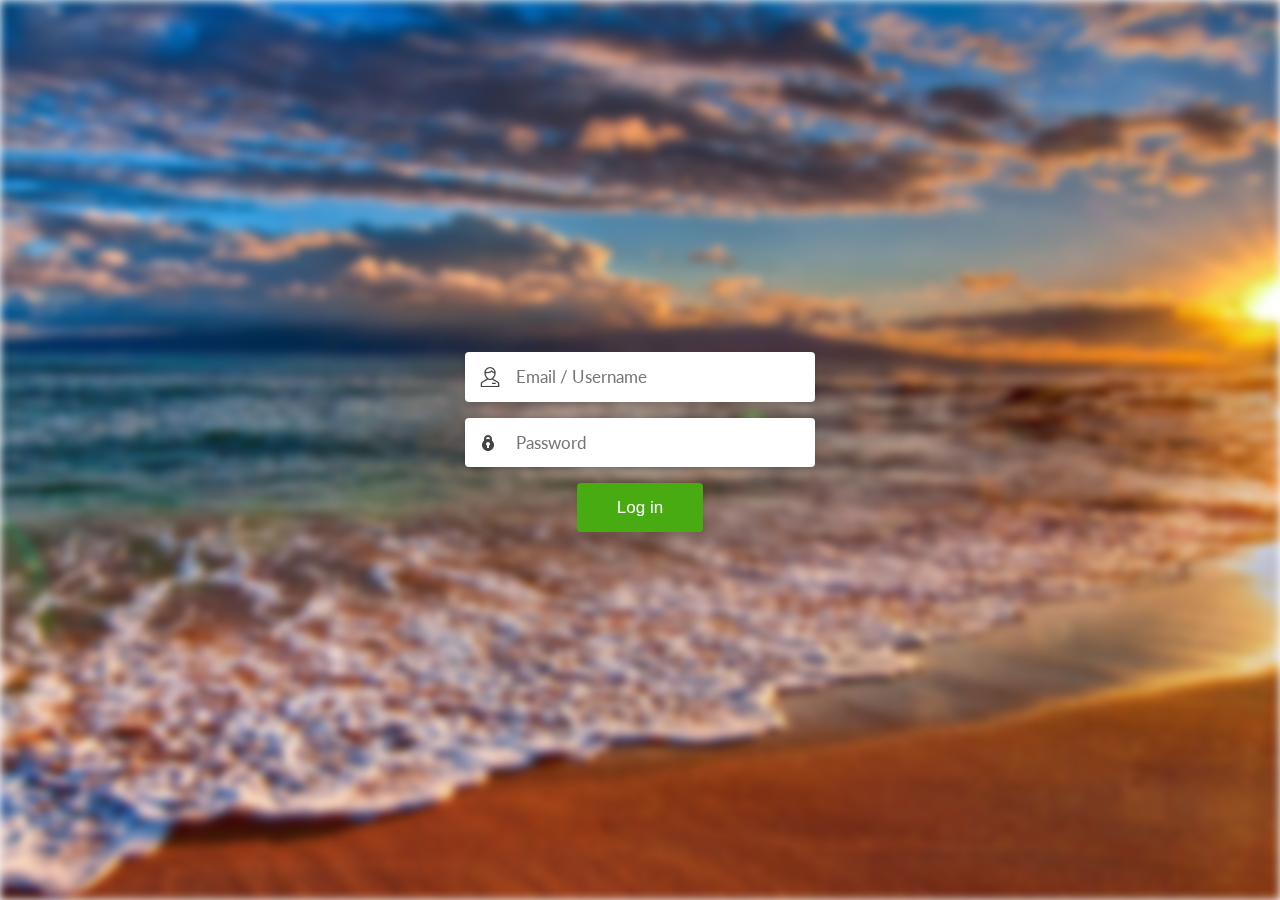
<file: Productivity App Source Code/src/login.html>
<!DOCTYPE html>
<html lang="en" >
<head>
  <meta charset="UTF-8">
  <title>Login Page with Background Image Example</title>
  <link rel="stylesheet" href="./style.css">

</head>
<body>
<!-- partial:index.partial.html -->
<div id="bg"></div>

<form action="index.html">
  <div class="form-field">
    <input type="email" placeholder="Email / Username" required/>
  </div>
  
  <div class="form-field">
    <input type="password" placeholder="Password" required/>                         </div>
  
    <div class="form-field">
      <button type="submit" class="btn">Log in</button>
    </div>
<!-- partial -->
  
</body>
</html>
</file>
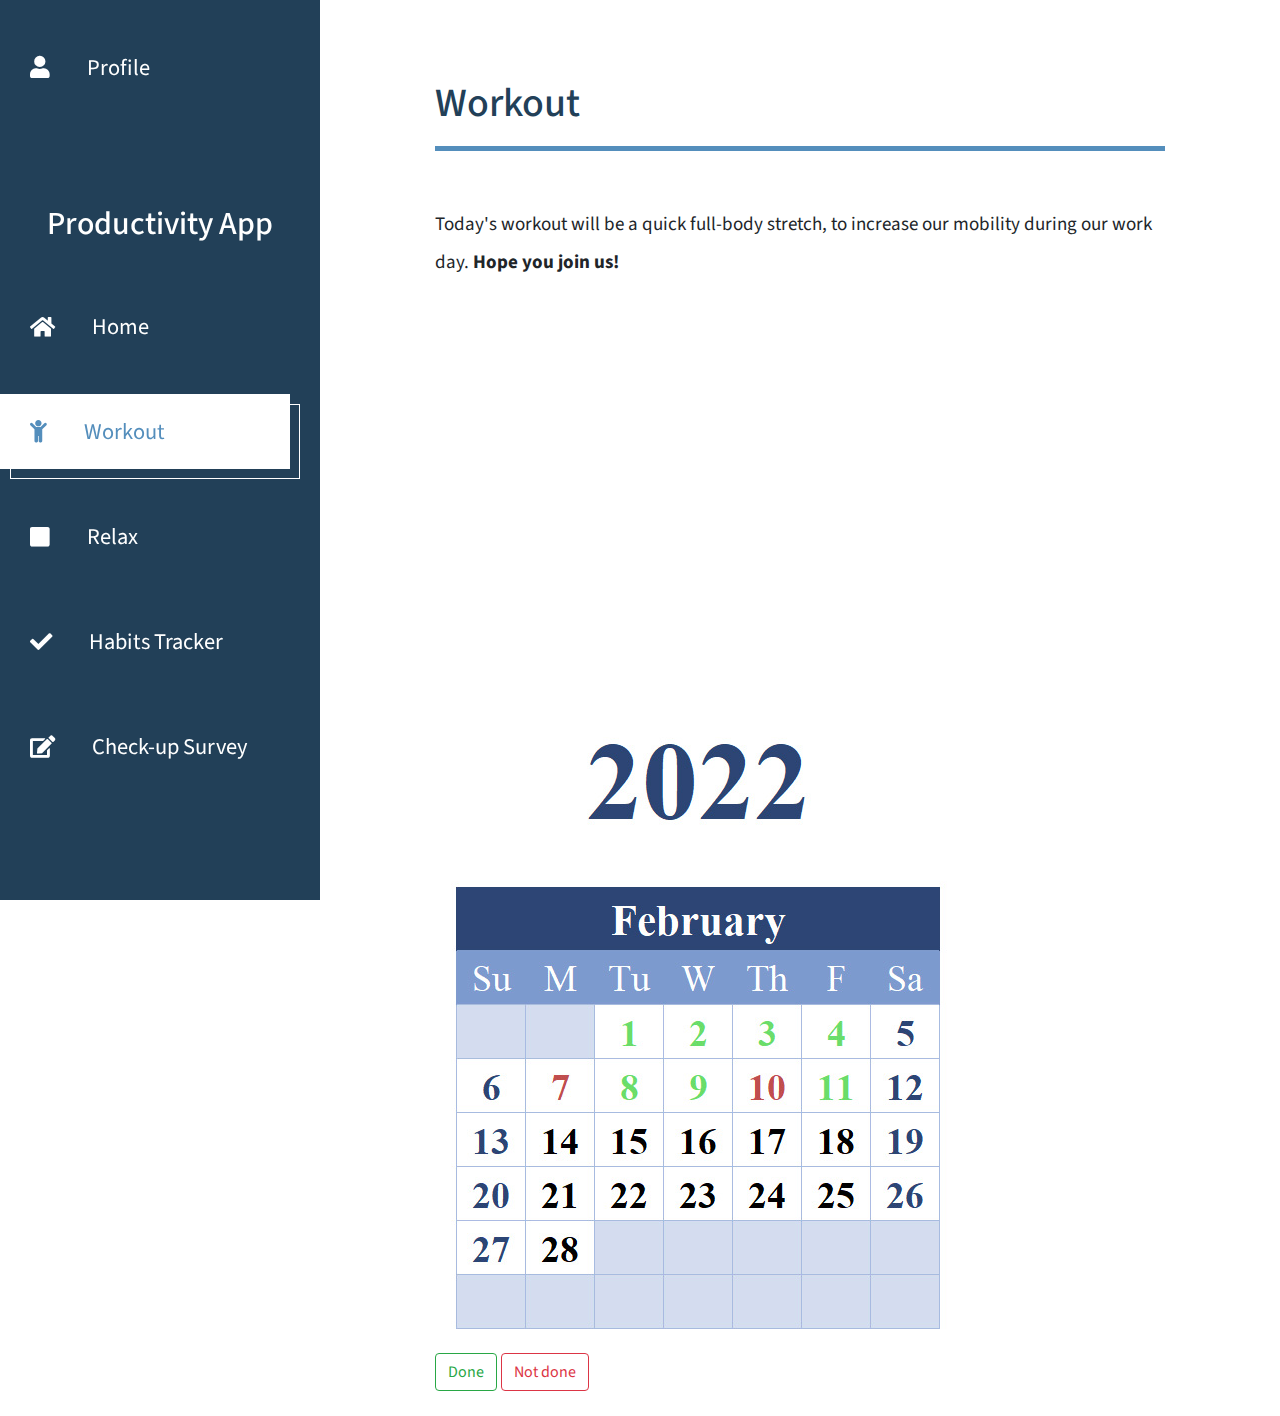
<file: Productivity App Source Code/src/post.html>
<!DOCTYPE html>
<html lang="en">
<head>
	<meta charset="UTF-8">
	<meta name="viewport" content="width=device-width, initial-scale=1.0">
	<title>Xtra Blog</title>
	<link rel="stylesheet" href="fontawesome/css/all.min.css"> <!-- https://fontawesome.com/ -->
	<link href="https://fonts.googleapis.com/css2?family=Source+Sans+Pro&display=swap" rel="stylesheet"> <!-- https://fonts.google.com/ -->
    <link href="css/bootstrap.min.css" rel="stylesheet">
    <link href="css/templatemo-xtra-blog.css" rel="stylesheet">

    <style>
 
        /* Set display to none for image*/
        #image {
            display: none;
        }

        #imagered {
            display: none;
        }


        
    </style>
<!--
    
TemplateMo 553 Xtra Blog

https://templatemo.com/tm-553-xtra-blog

-->
</head>
<body>
	<header class="tm-header" id="tm-header">
        <div class="tm-header-wrapper">
            <button class="navbar-toggler" type="button" aria-label="Toggle navigation">
                <i class="fas fa-bars"></i>
            </button>
            <nav class="tm-nav" id="tm-nav"> 
                <p class="tm-nav-item " text-align="left"><a href="Profile.html" class="tm-nav-link">
                    <i class="fas fa-user"></i> 
                    Profile
                </a></p></nav>
        
              
                <h2 class="text-center">Productivity App</h2>
         <br>
            <nav class="tm-nav" id="tm-nav">            
                <ul>
                    <li class="tm-nav-item"><a href="index.html" class="tm-nav-link">
                        <i class="fas fa-home"></i> 
                        Home
                    </a></li>           
                    <li class="tm-nav-item active"><a href="post.html" class="tm-nav-link">
                        <i class="fas fa-child"></i>
                        Workout
                    </a></li>
                    <li class="tm-nav-item"><a href="relax.html" class="tm-nav-link">
                        <i class="fas fa-stop"></i>
                    Relax
                    </a></li>
                    <li class="tm-nav-item"><a href="habitstracker.html" class="tm-nav-link">
                        <i class="fas fa-check"></i>
                        Habits Tracker
                    </a></li>
                    <li class="tm-nav-item"><a href="survey.html" class="tm-nav-link">
                        <i class="fa fa-edit"></i>
                        Check-up Survey
                    </a></li>
                </ul>
            </nav>
           
        </div>
    </header>
    <div class="container-fluid">
        <main class="tm-main">
            <!-- Search form -->  <h1 style="color:#224058">Workout</h1>
            <div class="row tm-row">
                <div class="col-12">
                    
                </div>                
            </div>            
            <div class="row tm-row">
                <div class="col-12">
                    <hr class="tm-hr-primary tm-mb-55">
                    <!-- Video player 1422x800 -->			      Today's workout will be a quick full-body stretch, to increase our mobility during our work day. 
                               <b>Hope you join us!</b>  </p>

                               <br><br>
                           			  
                        <iframe width="500" height="285" src="https://www.youtube.com/embed/4pKly2JojMw" title="YouTube video player" frameborder="0" allow="accelerometer; autoplay; clipboard-write; encrypted-media; gyroscope; picture-in-picture" allowfullscreen></iframe>
                    
                </div>
            </div>
            <div class="row tm-row">
                <div class="col-lg-8 tm-post-col">
                    <div class="tm-post-full">                    
                        <div class="mb-4">
                    
                          
                        
                        </div>

                        <div>
                        
                     
                            <!-- Add id to image -->
                            <img id="image" src=
                    "img/Calendar2.jpg"
                                alt="GFG image" />

                                <img id="imagered" src=
                    "img/Calendar1.jpg"
                                alt="GFG image" />
                                <img id="imageStay" src=
                    "img/Calendar3.jpg"
                                alt="GFG image" />
                        </div>
                     
                        <button type="button" class="btn btn-outline-success"
                            onclick="show()" id="btnID">
                            Done      
                        </button>
                     
                        <button type="button" class="btn btn-outline-danger"
                        onclick="showred()" id="btnIDRed">
                        Not done      
                         </button>

                        <script>
                            function show() {

                                document.getElementById('imageStay')
                                        .style.display = "none";

                                document.getElementById('imagered')
                                    .style.display = "none";
                    
                     
                                /* Access image by id and change
                                the display property to block*/
                                document.getElementById('image')
                                        .style.display = "block";
                     
                                
                            }

                            function showred() {

                                document.getElementById('imageStay')
                                        .style.display = "none";
                                
                                        document.getElementById('image')
                                        .style.display = "none";

                                 /* Access image by id and change
                                the display property to block*/
                                 document.getElementById('imagered')
                             .style.display = "block";
          
                              
                            }  
                        </script>
                        
                        <!-- Comments -->
                        <!-- <div>
                            <h2 class="tm-color-primary tm-post-title">Comments</h2>
                            <hr class="tm-hr-primary tm-mb-45">
                            <div class="tm-comment tm-mb-45">
                                <figure class="tm-comment-figure">
                                    <img src="img/comment-1.jpg" alt="Image" class="mb-2 rounded-circle img-thumbnail">
                                    <figcaption class="tm-color-primary text-center">Mark Sonny</figcaption>
                                </figure>
                                <div>
                                    <p>
                                        Praesent aliquam ex vel lectus ornare tritique. Nunc et eros
                                        quis enim feugiat tincidunt et vitae dui. Nullam consectetur
                                        justo ac ex laoreet rhoncus. Nunc id leo pretium, faucibus 
                                        sapien vel, euismod turpis.
                                    </p>
                                    <div class="d-flex justify-content-between">
                                        <a href="#" class="tm-color-primary">REPLY</a>
                                        <span class="tm-color-primary">June 14, 2020</span>
                                    </div>                                                 
                                </div>                                
                            </div>
                            <div class="tm-comment-reply tm-mb-45">
                                <hr>
                                <div class="tm-comment">
                                    <figure class="tm-comment-figure">
                                        <img src="img/comment-2.jpg" alt="Image" class="mb-2 rounded-circle img-thumbnail">
                                        <figcaption class="tm-color-primary text-center">Jewel Soft</figcaption>    
                                    </figure>
                                    <p>
                                        Nunc et eros quis enim feugiat tincidunt et vitae dui.
                                        Nullam consectetur justo ac ex laoreet rhoncus. Nunc
                                        id leo pretium, faucibus sapien vel, euismod turpis.
                                    </p>
                                </div>                                
                                <span class="d-block text-right tm-color-primary">June 21, 2020</span>
                            </div>
                            <form action="" class="mb-5 tm-comment-form">
                                <h2 class="tm-color-primary tm-post-title mb-4">Your comment</h2>
                                <div class="mb-4">
                                    <input class="form-control" name="name" type="text">
                                </div>
                                <div class="mb-4">
                                    <input class="form-control" name="email" type="text">
                                </div>
                                <div class="mb-4">
                                    <textarea class="form-control" name="message" rows="6"></textarea>
                                </div>
                                <div class="text-right">
                                    <button class="tm-btn tm-btn-primary tm-btn-small">Submit</button>                        
                                </div>                                
                            </form>                          
                        </div>
                    </div>
                </div>
                <aside class="col-lg-4 tm-aside-col">
                    <div class="tm-post-sidebar">
                        <hr class="mb-3 tm-hr-primary">
                        <h2 class="mb-4 tm-post-title tm-color-primary">Categories</h2>
                        <ul class="tm-mb-75 pl-5 tm-category-list">
                            <li><a href="#" class="tm-color-primary">Visual Designs</a></li>
                            <li><a href="#" class="tm-color-primary">Travel Events</a></li>
                            <li><a href="#" class="tm-color-primary">Web Development</a></li>
                            <li><a href="#" class="tm-color-primary">Video and Audio</a></li>
                            <li><a href="#" class="tm-color-primary">Etiam auctor ac arcu</a></li>
                            <li><a href="#" class="tm-color-primary">Sed im justo diam</a></li>
                        </ul>
                        <hr class="mb-3 tm-hr-primary">
                        <h2 class="tm-mb-40 tm-post-title tm-color-primary">Related Posts</h2>
                        <a href="#" class="d-block tm-mb-40">
                            <figure>
                                <img src="img/img-02.jpg" alt="Image" class="mb-3 img-fluid">
                                <figcaption class="tm-color-primary">Duis mollis diam nec ex viverra scelerisque a sit</figcaption>
                            </figure>
                        </a>
                        <a href="#" class="d-block tm-mb-40">
                            <figure>
                                <img src="img/img-05.jpg" alt="Image" class="mb-3 img-fluid">
                                <figcaption class="tm-color-primary">Integer quis lectus eget justo ullamcorper ullamcorper</figcaption>
                            </figure>
                        </a>
                        <a href="#" class="d-block tm-mb-40">
                            <figure>
                                <img src="img/img-06.jpg" alt="Image" class="mb-3 img-fluid">
                                <figcaption class="tm-color-primary">Nam lobortis nunc sed faucibus commodo</figcaption>
                            </figure>
                        </a>
                    </div>                    
                </aside>
            </div> -->
        
        </main>
    </div>
    
    <script src="js/jquery.min.js"></script>
    <script src="js/templatemo-script.js"></script>
</body>
</html>
</file>
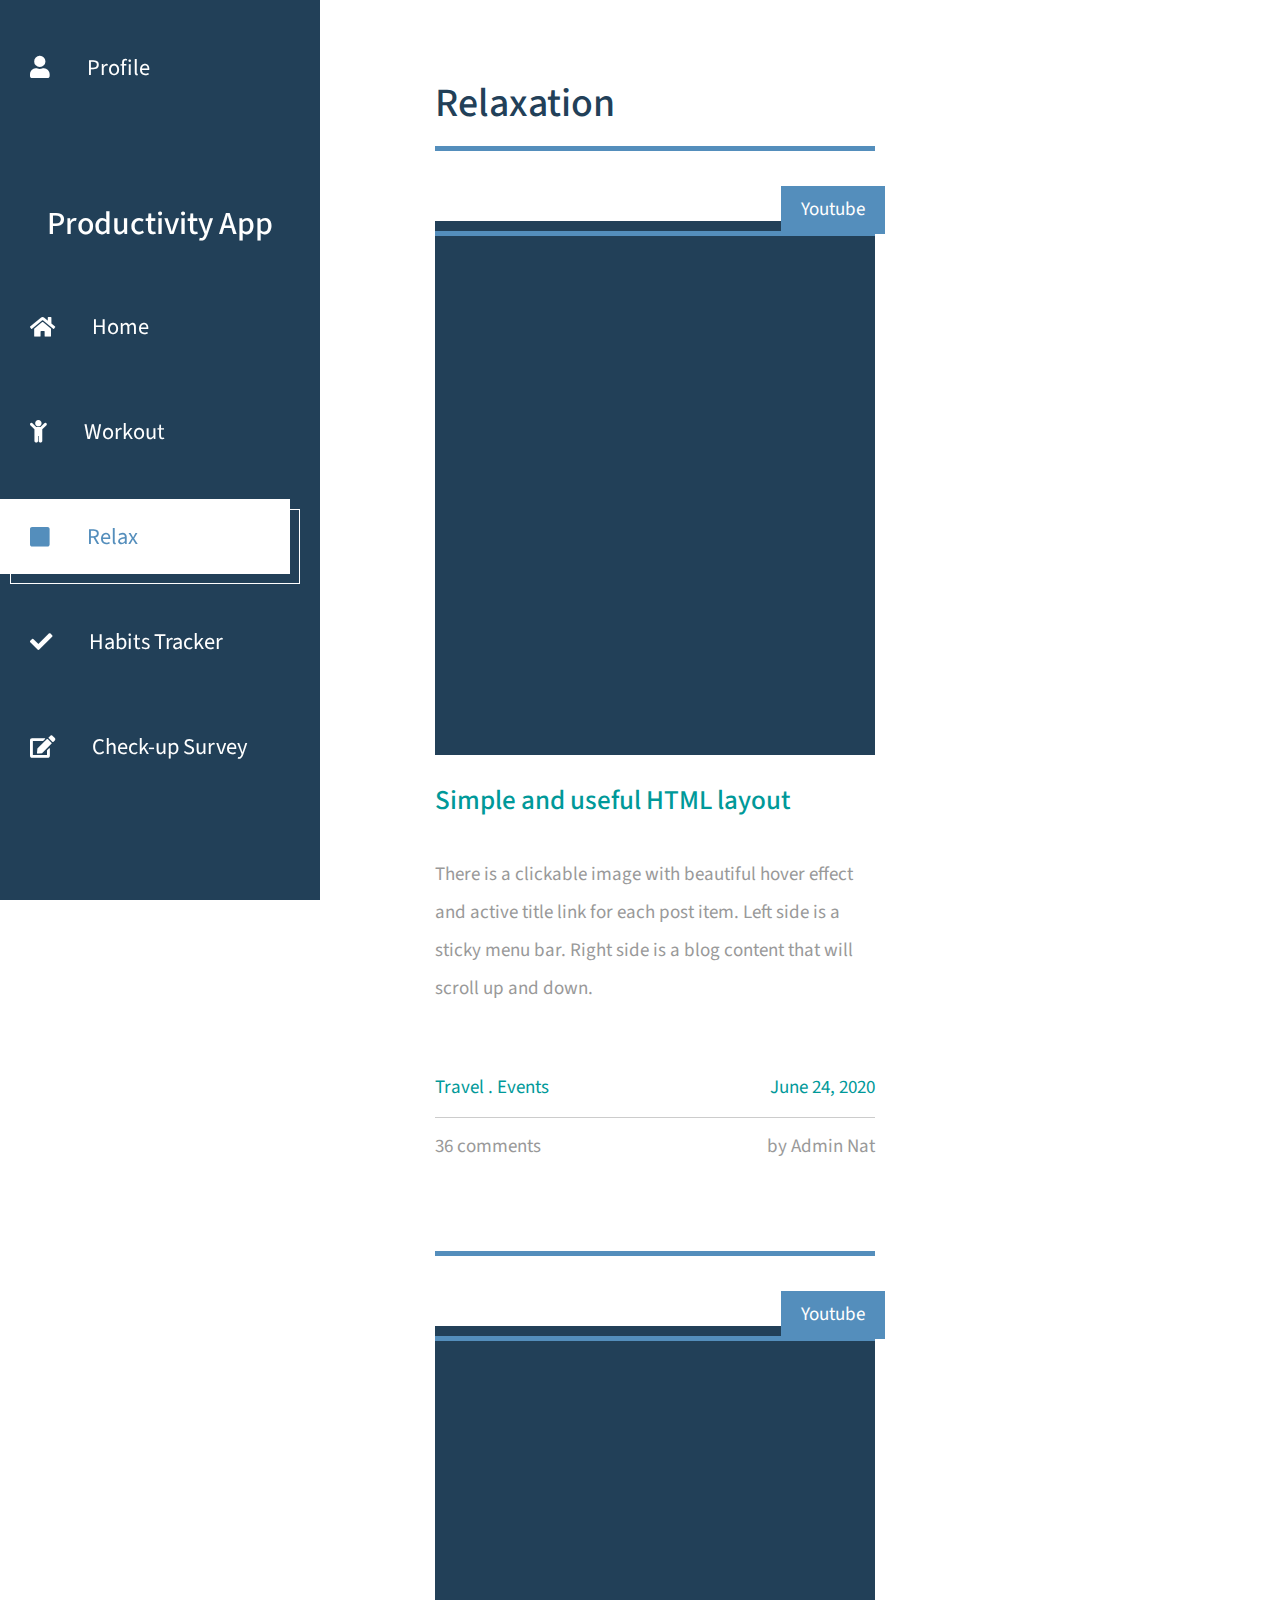
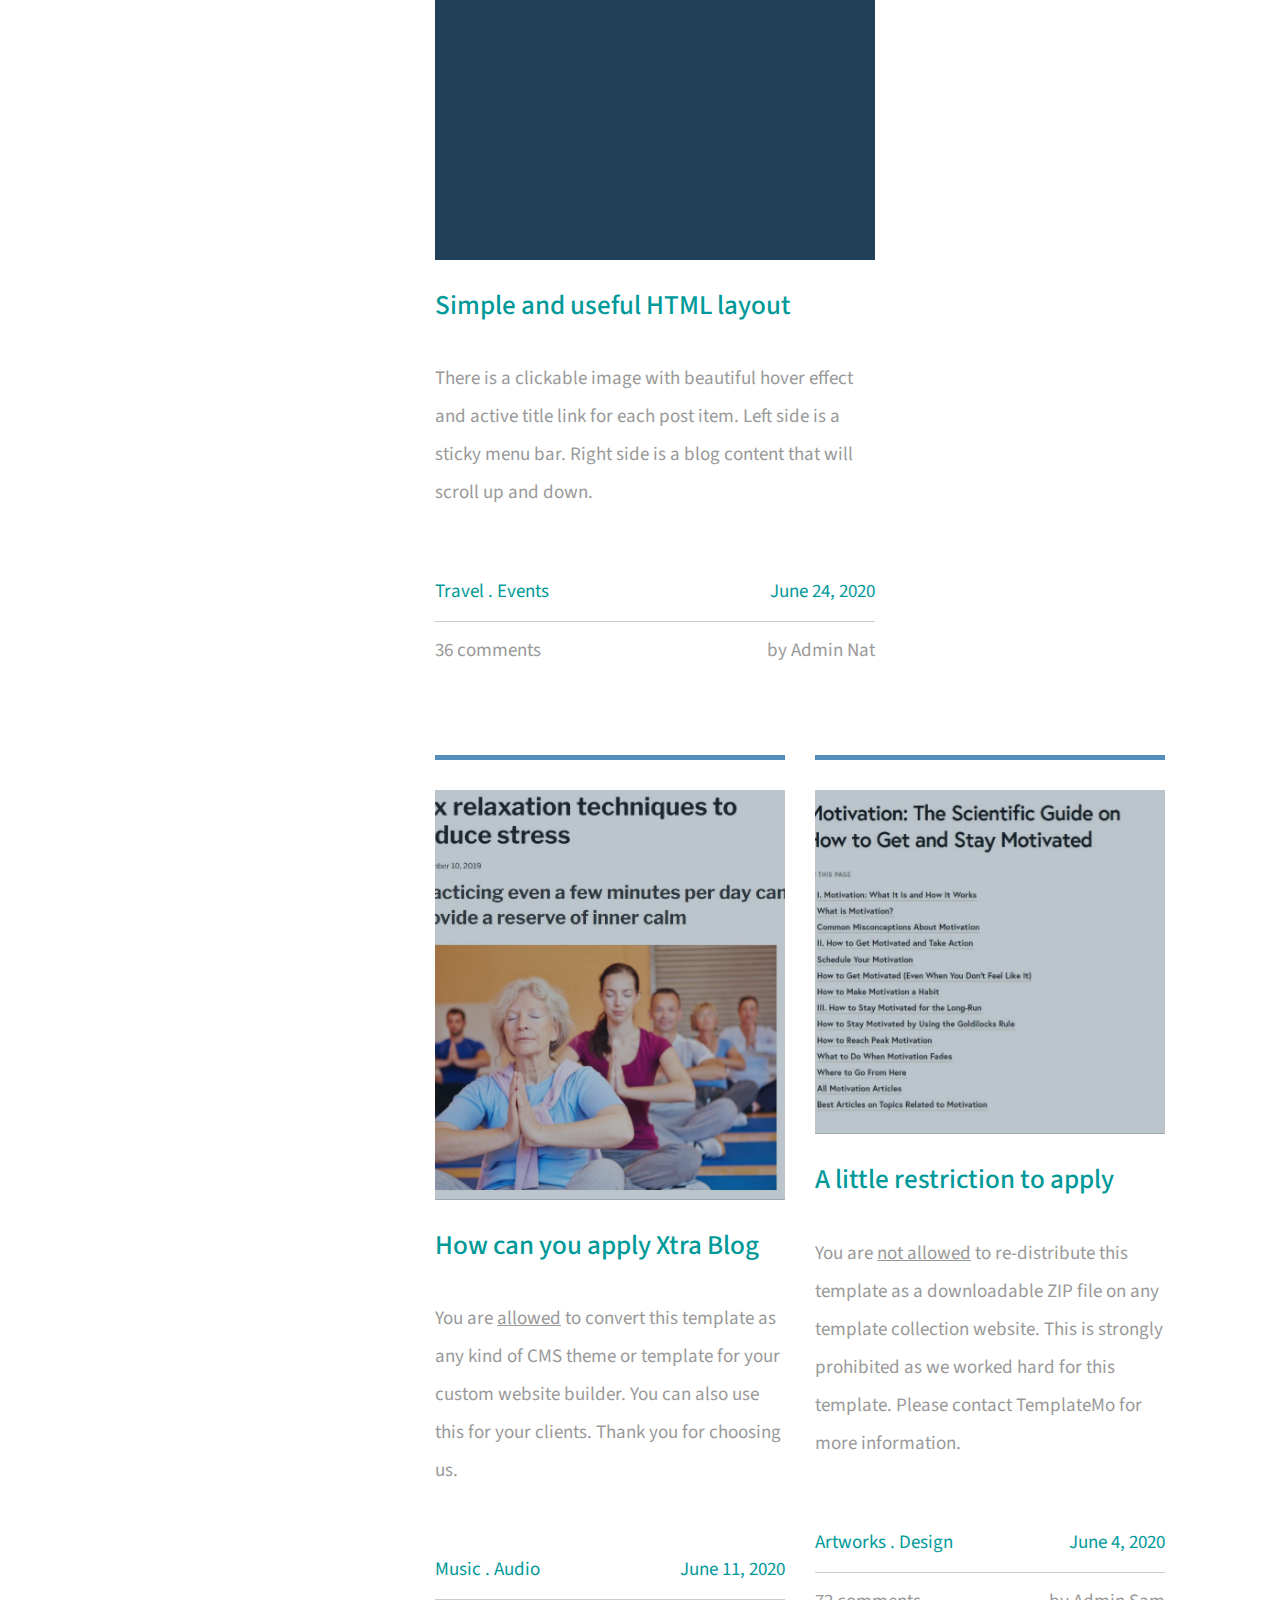
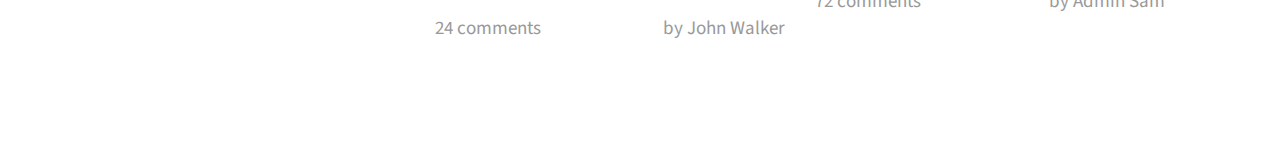
<file: Productivity App Source Code/src/relax.html>
<!DOCTYPE html>
<html lang="en">
<head>
	<meta charset="UTF-8">
	<meta name="viewport" content="width=device-width, initial-scale=1.0">
	<title>Relax
    </title>
	<link rel="stylesheet" href="fontawesome/css/all.min.css"> <!-- https://fontawesome.com/ -->
	<link href="https://fonts.googleapis.com/css2?family=Source+Sans+Pro&display=swap" rel="stylesheet"> <!-- https://fonts.google.com/ -->
    <link href="css/bootstrap.min.css" rel="stylesheet">
    <link href="css/templatemo-xtra-blog.css" rel="stylesheet">
<!--
    
TemplateMo 553 Xtra Blog

https://templatemo.com/tm-553-xtra-blog

-->
</head>
<body>
	<header class="tm-header" id="tm-header">
        <div class="tm-header-wrapper">
            <button class="navbar-toggler" type="button" aria-label="Toggle navigation">
                <i class="fas fa-bars"></i>
            </button>
            <nav class="tm-nav" id="tm-nav"> 
                <p class="tm-nav-item " text-align="left"><a href="Profile.html" class="tm-nav-link">
                    <i class="fas fa-user"></i> 
                    Profile
                </a></p></nav>
        
              
                <h2 class="text-center">Productivity App</h2>
           <br>
            <nav class="tm-nav" id="tm-nav">            
                <ul>
                    <li class="tm-nav-item "><a href="index.html" class="tm-nav-link">
                        <i class="fas fa-home"></i> 
                        Home
                    </a></li>           
                    <li class="tm-nav-item"><a href="post.html" class="tm-nav-link">
                        <i class="fas fa-child"></i>
                        Workout
                    </a></li>
                    <li class="tm-nav-item active"><a href="relax.html" class="tm-nav-link">
                        <i class="fas fa-stop"></i>
                    Relax
                    </a></li>
                    <li class="tm-nav-item"><a href="habitstracker.html" class="tm-nav-link">
                        <i class="fas fa-check"></i>
                        Habits Tracker
                    </a></li>
                    <li class="tm-nav-item"><a href="survey.html" class="tm-nav-link">
                        <i class="fa fa-edit"></i>
                        Check-up Survey
                    </a></li>
                </ul>
            </nav>
        </div>
    </header>
    <div class="container-fluid">
        <main class="tm-main">
            <!-- Search form -->
               <h1 style="color:#224058">Relaxation</h1>
            <div class="row tm-row">
                <article class="col-12 col-md-6 tm-post">
                    <hr class="tm-hr-primary">
                    <a href="https://www.youtube.com/embed/UONvpzG7yjo" class="effect-lily tm-post-link tm-pt-60">
                        <div class="tm-post-link-inner">
                           <!-- <img src="img/img-01.jpg" alt="Image" class="img-fluid">  -->    
                            <hr class="tm-hr-primary tm-mb-55 img-fluid">
                    <!-- Video player 1422x800 -->						  
                        <iframe width="450" height="450" src="https://www.youtube.com/embed/UONvpzG7yjo" title="YouTube video player" frameborder="0" allow="accelerometer; autoplay; clipboard-write; encrypted-media; gyroscope; picture-in-picture" allowfullscreen></iframe>
                                           
                        </div>
                        <span class="position-absolute tm-new-badge">Youtube</span>
                        <h2 class="tm-pt-30 tm-color-primary tm-post-title">Simple and useful HTML layout</h2>
                    </a>                    
                    <p class="tm-pt-30">
                        There is a clickable image with beautiful hover effect and active title link for each post item. 
                        Left side is a sticky menu bar. Right side is a blog content that will scroll up and down.
                    </p>
                    <div class="d-flex justify-content-between tm-pt-45">
                        <span class="tm-color-primary">Travel . Events</span>
                        <span class="tm-color-primary">June 24, 2020</span>
                    </div>
                    <hr>
                    <div class="d-flex justify-content-between">
                        <span>36 comments</span>
                        <span>by Admin Nat</span>
                    </div>
                </article>
                <article class="col-12 col-md-6 tm-post">
                    <hr class="tm-hr-primary">
                    <a href="https://www.youtube.com/embed/Mx4_z6-GEyg" class="effect-lily tm-post-link tm-pt-60">
                        <div class="tm-post-link-inner">
                           <!-- <img src="img/img-01.jpg" alt="Image" class="img-fluid">  -->    
                            <hr class="tm-hr-primary tm-mb-55 img-fluid">
                    <!-- Video player 1422x800 -->						  
                        <iframe width="450" height="450" src="https://www.youtube.com/embed/Mx4_z6-GEyg" title="YouTube video player" frameborder="0" allow="accelerometer; autoplay; clipboard-write; encrypted-media; gyroscope; picture-in-picture" allowfullscreen></iframe>
                                           
                        </div>
                        <span class="position-absolute tm-new-badge">Youtube</span>
                        <h2 class="tm-pt-30 tm-color-primary tm-post-title">Simple and useful HTML layout</h2>
                    </a>                    
                    <p class="tm-pt-30">
                        There is a clickable image with beautiful hover effect and active title link for each post item. 
                        Left side is a sticky menu bar. Right side is a blog content that will scroll up and down.
                    </p>
                    <div class="d-flex justify-content-between tm-pt-45">
                        <span class="tm-color-primary">Travel . Events</span>
                        <span class="tm-color-primary">June 24, 2020</span>
                    </div>
                    <hr>
                    <div class="d-flex justify-content-between">
                        <span>36 comments</span>
                        <span>by Admin Nat</span>
                    </div>
                </article>
                <article class="col-12 col-md-6 tm-post">
                    <hr class="tm-hr-primary">
                    <a href="https://www.health.harvard.edu/mind-and-mood/six-relaxation-techniques-to-reduce-stress" class="effect-lily tm-post-link tm-pt-20">
                        <div class="tm-post-link-inner">
                            <img src="img/img-03.jpg" alt="Image" class="img-fluid">
                        </div>
                        <h2 class="tm-pt-30 tm-color-primary tm-post-title">How can you apply Xtra Blog</h2>
                    </a>                    
                    <p class="tm-pt-30">
                        You are <u>allowed</u> to convert this template as any kind of CMS theme or template for your custom website builder. 
                        You can also use this for your clients. Thank you for choosing us.
                    </p>
                    <div class="d-flex justify-content-between tm-pt-45">
                        <span class="tm-color-primary">Music . Audio</span>
                        <span class="tm-color-primary">June 11, 2020</span>
                    </div>
                    <hr>
                    <div class="d-flex justify-content-between">
                        <span>24 comments</span>
                        <span>by John Walker</span>
                    </div>
                </article>
                <article class="col-12 col-md-6 tm-post">
                    <hr class="tm-hr-primary">
                    <a href="https://jamesclear.com/motivation" class="effect-lily tm-post-link tm-pt-20">
                        <div class="tm-post-link-inner">
                            <img src="img/img-04.jpg" alt="Image" class="img-fluid">
                        </div>
                        <h2 class="tm-pt-30 tm-color-primary tm-post-title">A little restriction to apply</h2>
                    </a>                    
                    <p class="tm-pt-30">
                        You are <u>not allowed</u> to re-distribute this template as a downloadable ZIP file on any template collection
                        website. This is strongly prohibited as we worked hard for this template. Please contact TemplateMo for more information.
                    </p>
                    <div class="d-flex justify-content-between tm-pt-45">
                        <span class="tm-color-primary">Artworks . Design</span>
                        <span class="tm-color-primary">June 4, 2020</span>
                    </div>
                    <hr>
                    <div class="d-flex justify-content-between">
                        <span>72 comments</span>
                        <span>by Admin Sam</span>
                    </div>
                </article>
                <!--
                <article class="col-12 col-md-6 tm-post">
                    <hr class="tm-hr-primary">
                    <a href="post.html" class="effect-lily tm-post-link tm-pt-20">
                        <div class="tm-post-link-inner">
                            <img src="img/img-05.jpg" alt="Image" class="img-fluid">
                        </div>
                        <h2 class="tm-pt-30 tm-color-primary tm-post-title">Color hexa values of Xtra Blog</h2>
                    </a>                    
                    <p class="tm-pt-30">
                        If you wish to kindly support us, please contact us or contribute a small PayPal amount to info [at] templatemo.com that is helpful for us.
                        <br>
                        Title #099 New #0CC <br>
                        <span class="tm-color-primary">Text #999 Line #CCC Next #0CC Prev #F0F0F0</span>
                    </p>
                    <div class="d-flex justify-content-between tm-pt-45">
                        <span class="tm-color-primary">Creative . Video . Audio</span>
                        <span class="tm-color-primary">May 31, 2020</span>
                    </div>
                    <hr>
                    <div class="d-flex justify-content-between">
                        <span>84 comments</span>
                        <span>by Admin Sam</span>
                    </div>
                </article>
                <article class="col-12 col-md-6 tm-post">
                    <hr class="tm-hr-primary">
                    <a href="post.html" class="effect-lily tm-post-link tm-pt-20">
                        <div class="tm-post-link-inner">
                            <img src="img/img-06.jpg" alt="Image" class="img-fluid">
                        </div>
                        <h2 class="tm-pt-30 tm-color-primary tm-post-title">Donec convallis varius risus</h2>
                    </a>                    
                    <p class="tm-pt-30">
                        Quisque id ipsum vel sem maximus vulputate sed quis velit. Nunc vel turpis eget orci elementum cursus vitae in eros. Quisque vulputate nulla ut dolor consectetur luctus.
                    </p>
                    <div class="d-flex justify-content-between tm-pt-45">
                        <span class="tm-color-primary">Visual . Artworks</span>
                        <span class="tm-color-primary">June 16, 2020</span>
                    </div>
                    <hr>
                    <div class="d-flex justify-content-between">
                        <span>96 comments</span>
                        <span>by Admin Sam</span>
                    </div>
                </article>
            </div>
            <div class="row tm-row tm-mt-100 tm-mb-75">
                <div class="tm-prev-next-wrapper">
                    <a href="#" class="mb-2 tm-btn tm-btn-primary tm-prev-next disabled tm-mr-20">Prev</a>
                    <a href="#" class="mb-2 tm-btn tm-btn-primary tm-prev-next">Next</a>
                </div>
                <div class="tm-paging-wrapper">
                    <span class="d-inline-block mr-3">Page</span>
                    <nav class="tm-paging-nav d-inline-block">
                        <ul>
                            <li class="tm-paging-item active">
                                <a href="#" class="mb-2 tm-btn tm-paging-link">1</a>
                            </li>
                            <li class="tm-paging-item">
                                <a href="#" class="mb-2 tm-btn tm-paging-link">2</a>
                            </li>
                            <li class="tm-paging-item">
                                <a href="#" class="mb-2 tm-btn tm-paging-link">3</a>
                            </li>
                            <li class="tm-paging-item">
                                <a href="#" class="mb-2 tm-btn tm-paging-link">4</a>
                            </li>
                        </ul>
                    </nav>
                </div>                
            </div>            
            <footer class="row tm-row">
                <hr class="col-12">
                <div class="col-md-6 col-12 tm-color-gray">
                    Design: <a rel="nofollow" target="_parent" href="https://templatemo.com" class="tm-external-link">TemplateMo</a>
                </div>
                <div class="col-md-6 col-12 tm-color-gray tm-copyright">
                    Copyright 2020 Xtra Blog Company Co. Ltd.
                </div>
            </footer>
        </main>
        -->
    </div>
    <script src="js/jquery.min.js"></script>
    <script src="js/templatemo-script.js"></script>
</body>
</html>
</file>
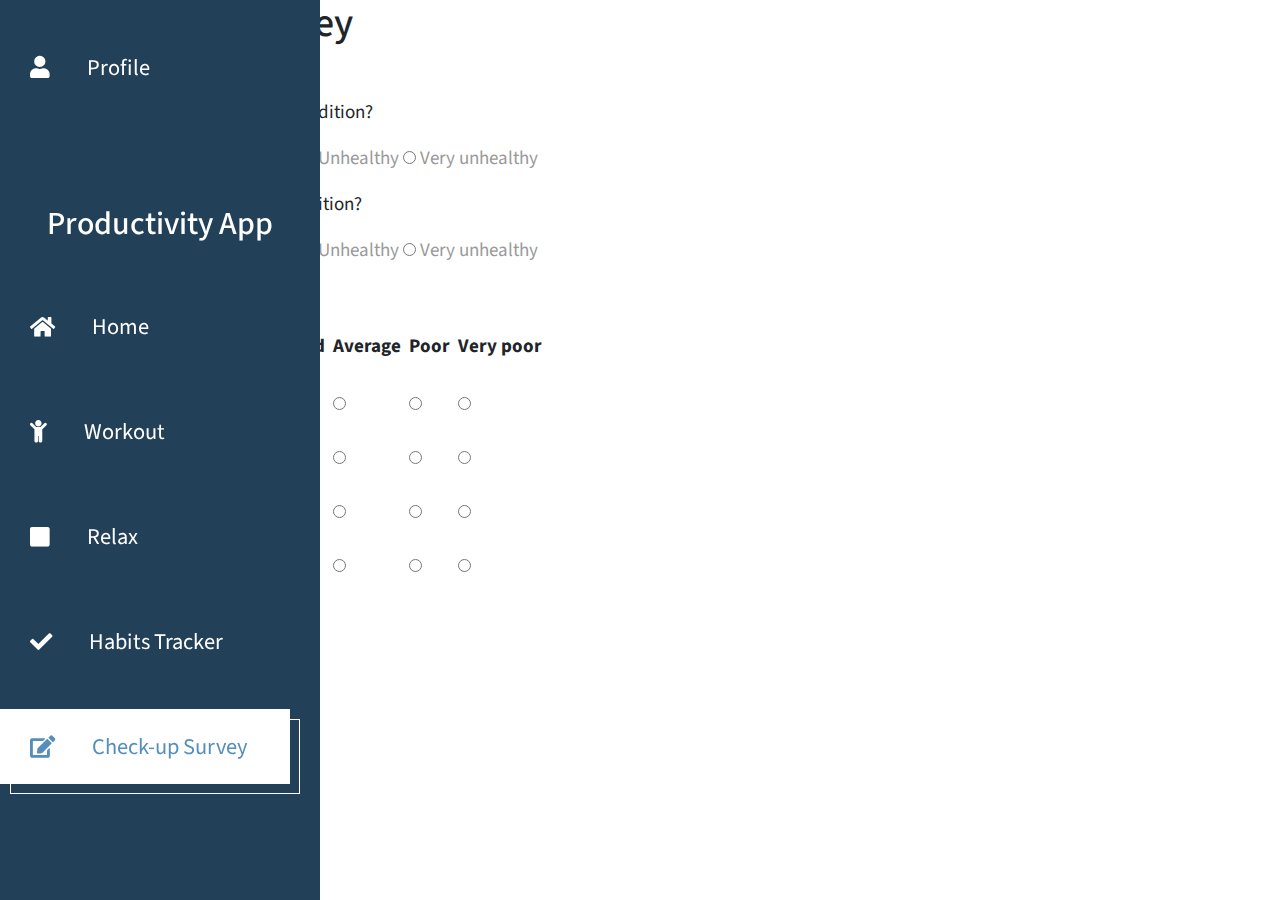
<file: Productivity App Source Code/src/survey.html>
<!DOCTYPE html>
<html lang="en">
<head>
	<meta charset="UTF-8">
	<meta name="viewport" content="width=device-width, initial-scale=1.0">
	<title>Xtra Blog</title>
	<link rel="stylesheet" href="fontawesome/css/all.min.css"> <!-- https://fontawesome.com/ -->
	<link href="https://fonts.googleapis.com/css2?family=Source+Sans+Pro&display=swap" rel="stylesheet"> <!-- https://fonts.google.com/ -->
    <link href="css/bootstrap.min.css" rel="stylesheet">
    <link href="css/templatemo-xtra-blog.css" rel="stylesheet">
<!--
    
TemplateMo 553 Xtra Blog

https://templatemo.com/tm-553-xtra-blog

-->
</head>
<body>
	<header class="tm-header" id="tm-header">
        <div class="tm-header-wrapper">
            <button class="navbar-toggler" type="button" aria-label="Toggle navigation">
                <i class="fas fa-bars"></i>
            </button>
            <nav class="tm-nav" id="tm-nav"> 
              <p class="tm-nav-item " text-align="left"><a href="Profile.html" class="tm-nav-link">
                  <i class="fas fa-user"></i> 
                  Profile
              </a></p></nav>
      
            
              <h2 class="text-center">Productivity App</h2>
        <br>
          <nav class="tm-nav" id="tm-nav">            
              <ul>
                  <li class="tm-nav-item"><a href="index.html" class="tm-nav-link">
                      <i class="fas fa-home"></i> 
                      Home
                  </a></li>           
                  <li class="tm-nav-item"><a href="post.html" class="tm-nav-link">
                      <i class="fas fa-child"></i>
                      Workout
                  </a></li>
                  <li class="tm-nav-item"><a href="relax.html" class="tm-nav-link">
                      <i class="fas fa-stop"></i>
                  Relax
                  </a></li>
                  <li class="tm-nav-item"><a href="habitstracker.html" class="tm-nav-link">
                      <i class="fas fa-check"></i>
                      Habits Tracker
                  </a></li>
                  <li class="tm-nav-item active"><a href="survey.html" class="tm-nav-link">
                      <i class="fa fa-edit"></i>
                      Check-up Survey
                  </a></li>
              </ul>
          </nav>
        
        </div>
    </header>
    <div class="container-fluid">
      <script src="https://cdn01.jotfor.ms/static/prototype.forms.js" type="text/javascript"></script>
      <script src="https://cdn02.jotfor.ms/static/jotform.forms.js?3.3.30435" type="text/javascript"></script>
      <script type="text/javascript">	JotForm.newDefaultTheme = true;
        JotForm.extendsNewTheme = false;
        JotForm.newPaymentUIForNewCreatedForms = false;
        JotForm.newPaymentUI = true;
      
        JotForm.init(function(){
        /*INIT-START*/
        /*INIT-END*/
        });
      
         JotForm.prepareCalculationsOnTheFly([null,{"name":"clickTo","qid":"1","text":"Support Satisfaction Survey","type":"control_head"},{"name":"submit","qid":"2","text":"Submit","type":"control_button"},{"name":"wasThe","qid":"3","text":"Was the support useful?","type":"control_radio"},{"name":"howLong","qid":"4","text":"How long did it take for the support team to respond to you?","type":"control_radio"},{"name":"supporterQualifications","qid":"5","text":"Supporter qualifications","type":"control_matrix"}]);
         setTimeout(function() {
      JotForm.paymentExtrasOnTheFly([null,{"name":"clickTo","qid":"1","text":"Support Satisfaction Survey","type":"control_head"},{"name":"submit","qid":"2","text":"Submit","type":"control_button"},{"name":"wasThe","qid":"3","text":"Was the support useful?","type":"control_radio"},{"name":"howLong","qid":"4","text":"How long did it take for the support team to respond to you?","type":"control_radio"},{"name":"supporterQualifications","qid":"5","text":"Supporter qualifications","type":"control_matrix"}]);}, 20); 
      </script>
      <style type="text/css">@media print{.form-section{display:inline!important}.form-pagebreak{display:none!important}.form-section-closed{height:auto!important}.page-section{position:initial!important}}</style>
      <link type="text/css" rel="stylesheet" href="https://cdn01.jotfor.ms/themes/CSS/5e6b428acc8c4e222d1beb91.css?themeRevisionID=5f7ed99c2c2c7240ba580251"/>
      <link type="text/css" rel="stylesheet" href="https://cdn02.jotfor.ms/css/styles/payment/payment_styles.css?3.3.30435" />
      <link type="text/css" rel="stylesheet" href="https://cdn03.jotfor.ms/css/styles/payment/payment_feature.css?3.3.30435" />
      <form class="jotform-form" action="https://submit.jotformeu.com/submit/220266972281357/" method="post" name="form_220266972281357" id="220266972281357" accept-charset="utf-8" autocomplete="on">
        <input type="hidden" name="formID" value="220266972281357" />
        <input type="hidden" id="JWTContainer" value="" />
        <input type="hidden" id="cardinalOrderNumber" value="" />
        <div role="main" class="form-all">
          <style>
            .form-all:before { background: none;}
          </style>
          <ul class="form-section page-section">
            <li id="cid_1" class="form-input-wide" data-type="control_head">
              <div class="form-header-group  header-large">
                <div class="header-text httal htvam">
                  <h1 id="header_1" class="form-header" data-component="header">
                    Health check survey
                  </h1>
                  <div id="subHeader_1" class="form-subHeader">
                    Please fill out this survey
                  </div>
                </div>
              </div>
            </li>
            <li class="form-line" data-type="control_radio" id="id_3">
              <label class="form-label form-label-top form-label-auto" id="label_3" for="input_3"> How would you rate your physical condition? </label>
              <div id="cid_3" class="form-input-wide" data-layout="full">
                <div class="form-single-column" role="group" aria-labelledby="label_3" data-component="radio">
                  <span class="form-radio-item" style="clear:left">
                    <span class="dragger-item">
                    </span>
                    <input type="radio" aria-describedby="label_3" class="form-radio" id="input_3_0" name="q3_wasThe" value="Very useful" />
                    <label id="label_input_3_0" for="input_3_0"> Very healthy </label>
                  </span>
                  <span class="form-radio-item" style="clear:left">
                    <span class="dragger-item">
                    </span>
                    <input type="radio" aria-describedby="label_3" class="form-radio" id="input_3_1" name="q3_wasThe" value="Useful" />
                    <label id="label_input_3_1" for="input_3_1"> Healthy </label>
                  </span>
                  <span class="form-radio-item" style="clear:left">
                    <span class="dragger-item">
                    </span>
                    <input type="radio" aria-describedby="label_3" class="form-radio" id="input_3_2" name="q3_wasThe" value="Average" />
                    <label id="label_input_3_2" for="input_3_2"> Average </label>
                  </span>
                  <span class="form-radio-item" style="clear:left">
                    <span class="dragger-item">
                    </span>
                    <input type="radio" aria-describedby="label_3" class="form-radio" id="input_3_3" name="q3_wasThe" value="Not useful" />
                    <label id="label_input_3_3" for="input_3_3"> Unhealthy </label>
                  </span>
                  <span class="form-radio-item" style="clear:left">
                    <span class="dragger-item">
                    </span>
                    <input type="radio" aria-describedby="label_3" class="form-radio" id="input_3_4" name="q3_wasThe" value="Not useful at all" />
                    <label id="label_input_3_4" for="input_3_4"> Very unhealthy </label>
                  </span>
                </div>
              </div>
            </li>
            <li class="form-line" data-type="control_radio" id="id_4">
              <label class="form-label form-label-top form-label-auto" id="label_4" for="input_4"> How would you rate your mental condition? </label>
              <div id="cid_4" class="form-input-wide" data-layout="full">
                <div class="form-single-column" role="group" aria-labelledby="label_4" data-component="radio">
                  <span class="form-radio-item" style="clear:left">
                    <span class="dragger-item">
                    </span>
                    <input type="radio" aria-describedby="label_4" class="form-radio" id="input_4_0" name="q4_howLong" value="0 - 10 mins" />
                    <label id="label_input_4_0" for="input_4_0"> Very healthy </label>
                  </span>
                  <span class="form-radio-item" style="clear:left">
                    <span class="dragger-item">
                    </span>
                    <input type="radio" aria-describedby="label_4" class="form-radio" id="input_4_1" name="q4_howLong" value="10 - 30 mins" />
                    <label id="label_input_4_1" for="input_4_1"> Healthy </label>
                  </span>
                  <span class="form-radio-item" style="clear:left">
                    <span class="dragger-item">
                    </span>
                    <input type="radio" aria-describedby="label_4" class="form-radio" id="input_4_2" name="q4_howLong" value="1 - 3 hours" />
                    <label id="label_input_4_2" for="input_4_2"> Average </label>
                  </span>
                  <span class="form-radio-item" style="clear:left">
                    <span class="dragger-item">
                    </span>
                    <input type="radio" aria-describedby="label_4" class="form-radio" id="input_4_3" name="q4_howLong" value="3 - 6 hours" />
                    <label id="label_input_4_3" for="input_4_3"> Unhealthy </label>
                  </span>
                  <span class="form-radio-item" style="clear:left">
                    <span class="dragger-item">
                    </span>
                    <input type="radio" aria-describedby="label_4" class="form-radio" id="input_4_4" name="q4_howLong" value="+6 hours" />
                    <label id="label_input_4_4" for="input_4_4"> Very unhealthy </label>
                  </span>
                </div>
              </div>
            </li>
            <li class="form-line" data-type="control_matrix" id="id_5">
              <label class="form-label form-label-top" id="label_5" for="input_5"> Rate yourself </label>
              <div id="cid_5" class="form-input-wide" data-layout="full">
                <table summary="" aria-labelledby="label_5" cellPadding="4" cellSpacing="0" class="form-matrix-table" data-component="matrix">
                  <tr class="form-matrix-tr form-matrix-header-tr">
                    <th class="form-matrix-th" style="border:none">
                       
                    </th>
                    <th scope="col" class="form-matrix-headers form-matrix-column-headers form-matrix-column_0">
                      <label id="label_5_col_0"> Very good </label>
                    </th>
                    <th scope="col" class="form-matrix-headers form-matrix-column-headers form-matrix-column_1">
                      <label id="label_5_col_1"> Good </label>
                    </th>
                    <th scope="col" class="form-matrix-headers form-matrix-column-headers form-matrix-column_2">
                      <label id="label_5_col_2"> Average </label>
                    </th>
                    <th scope="col" class="form-matrix-headers form-matrix-column-headers form-matrix-column_3">
                      <label id="label_5_col_3"> Poor </label>
                    </th>
                    <th scope="col" class="form-matrix-headers form-matrix-column-headers form-matrix-column_4">
                      <label id="label_5_col_4"> Very poor </label>
                    </th>
                  </tr>
                  <tr class="form-matrix-tr form-matrix-value-tr" aria-labelledby="label_5 label_5_row_0">
                    <th scope="row" class="form-matrix-headers form-matrix-row-headers">
                      <label id="label_5_row_0"> Overall Knowledge </label>
                    </th>
                    <td class="form-matrix-values">
                      <input type="radio" id="input_5_0_0" class="form-radio" name="q5_supporterQualifications[0]" value="Very good" aria-labelledby="label_5_col_0 label_5_row_0" />
                      <label for="input_5_0_0" class="matrix-choice-label matrix-radio-label">  </label>
                    </td>
                    <td class="form-matrix-values">
                      <input type="radio" id="input_5_0_1" class="form-radio" name="q5_supporterQualifications[0]" value="Good" aria-labelledby="label_5_col_1 label_5_row_0" />
                      <label for="input_5_0_1" class="matrix-choice-label matrix-radio-label">  </label>
                    </td>
                    <td class="form-matrix-values">
                      <input type="radio" id="input_5_0_2" class="form-radio" name="q5_supporterQualifications[0]" value="Average" aria-labelledby="label_5_col_2 label_5_row_0" />
                      <label for="input_5_0_2" class="matrix-choice-label matrix-radio-label">  </label>
                    </td>
                    <td class="form-matrix-values">
                      <input type="radio" id="input_5_0_3" class="form-radio" name="q5_supporterQualifications[0]" value="Poor" aria-labelledby="label_5_col_3 label_5_row_0" />
                      <label for="input_5_0_3" class="matrix-choice-label matrix-radio-label">  </label>
                    </td>
                    <td class="form-matrix-values">
                      <input type="radio" id="input_5_0_4" class="form-radio" name="q5_supporterQualifications[0]" value="Very poor" aria-labelledby="label_5_col_4 label_5_row_0" />
                      <label for="input_5_0_4" class="matrix-choice-label matrix-radio-label">  </label>
                    </td>
                  </tr>
                  <tr class="form-matrix-tr form-matrix-value-tr" aria-labelledby="label_5 label_5_row_1">
                    <th scope="row" class="form-matrix-headers form-matrix-row-headers">
                      <label id="label_5_row_1"> Solving problems </label>
                    </th>
                    <td class="form-matrix-values">
                      <input type="radio" id="input_5_1_0" class="form-radio" name="q5_supporterQualifications[1]" value="Very good" aria-labelledby="label_5_col_0 label_5_row_1" />
                      <label for="input_5_1_0" class="matrix-choice-label matrix-radio-label">  </label>
                    </td>
                    <td class="form-matrix-values">
                      <input type="radio" id="input_5_1_1" class="form-radio" name="q5_supporterQualifications[1]" value="Good" aria-labelledby="label_5_col_1 label_5_row_1" />
                      <label for="input_5_1_1" class="matrix-choice-label matrix-radio-label">  </label>
                    </td>
                    <td class="form-matrix-values">
                      <input type="radio" id="input_5_1_2" class="form-radio" name="q5_supporterQualifications[1]" value="Average" aria-labelledby="label_5_col_2 label_5_row_1" />
                      <label for="input_5_1_2" class="matrix-choice-label matrix-radio-label">  </label>
                    </td>
                    <td class="form-matrix-values">
                      <input type="radio" id="input_5_1_3" class="form-radio" name="q5_supporterQualifications[1]" value="Poor" aria-labelledby="label_5_col_3 label_5_row_1" />
                      <label for="input_5_1_3" class="matrix-choice-label matrix-radio-label">  </label>
                    </td>
                    <td class="form-matrix-values">
                      <input type="radio" id="input_5_1_4" class="form-radio" name="q5_supporterQualifications[1]" value="Very poor" aria-labelledby="label_5_col_4 label_5_row_1" />
                      <label for="input_5_1_4" class="matrix-choice-label matrix-radio-label">  </label>
                    </td>
                  </tr>
                  <tr class="form-matrix-tr form-matrix-value-tr" aria-labelledby="label_5 label_5_row_2">
                    <th scope="row" class="form-matrix-headers form-matrix-row-headers">
                      <label id="label_5_row_2"> Happiness </label>
                    </th>
                    <td class="form-matrix-values">
                      <input type="radio" id="input_5_2_0" class="form-radio" name="q5_supporterQualifications[2]" value="Very good" aria-labelledby="label_5_col_0 label_5_row_2" />
                      <label for="input_5_2_0" class="matrix-choice-label matrix-radio-label">  </label>
                    </td>
                    <td class="form-matrix-values">
                      <input type="radio" id="input_5_2_1" class="form-radio" name="q5_supporterQualifications[2]" value="Good" aria-labelledby="label_5_col_1 label_5_row_2" />
                      <label for="input_5_2_1" class="matrix-choice-label matrix-radio-label">  </label>
                    </td>
                    <td class="form-matrix-values">
                      <input type="radio" id="input_5_2_2" class="form-radio" name="q5_supporterQualifications[2]" value="Average" aria-labelledby="label_5_col_2 label_5_row_2" />
                      <label for="input_5_2_2" class="matrix-choice-label matrix-radio-label">  </label>
                    </td>
                    <td class="form-matrix-values">
                      <input type="radio" id="input_5_2_3" class="form-radio" name="q5_supporterQualifications[2]" value="Poor" aria-labelledby="label_5_col_3 label_5_row_2" />
                      <label for="input_5_2_3" class="matrix-choice-label matrix-radio-label">  </label>
                    </td>
                    <td class="form-matrix-values">
                      <input type="radio" id="input_5_2_4" class="form-radio" name="q5_supporterQualifications[2]" value="Very poor" aria-labelledby="label_5_col_4 label_5_row_2" />
                      <label for="input_5_2_4" class="matrix-choice-label matrix-radio-label">  </label>
                    </td>
                  </tr>
                  <tr class="form-matrix-tr form-matrix-value-tr" aria-labelledby="label_5 label_5_row_3">
                    <th scope="row" class="form-matrix-headers form-matrix-row-headers">
                      <label id="label_5_row_3"> Friendliness </label>
                    </th>
                    <td class="form-matrix-values">
                      <input type="radio" id="input_5_3_0" class="form-radio" name="q5_supporterQualifications[3]" value="Very good" aria-labelledby="label_5_col_0 label_5_row_3" />
                      <label for="input_5_3_0" class="matrix-choice-label matrix-radio-label">  </label>
                    </td>
                    <td class="form-matrix-values">
                      <input type="radio" id="input_5_3_1" class="form-radio" name="q5_supporterQualifications[3]" value="Good" aria-labelledby="label_5_col_1 label_5_row_3" />
                      <label for="input_5_3_1" class="matrix-choice-label matrix-radio-label">  </label>
                    </td>
                    <td class="form-matrix-values">
                      <input type="radio" id="input_5_3_2" class="form-radio" name="q5_supporterQualifications[3]" value="Average" aria-labelledby="label_5_col_2 label_5_row_3" />
                      <label for="input_5_3_2" class="matrix-choice-label matrix-radio-label">  </label>
                    </td>
                    <td class="form-matrix-values">
                      <input type="radio" id="input_5_3_3" class="form-radio" name="q5_supporterQualifications[3]" value="Poor" aria-labelledby="label_5_col_3 label_5_row_3" />
                      <label for="input_5_3_3" class="matrix-choice-label matrix-radio-label">  </label>
                    </td>
                    <td class="form-matrix-values">
                      <input type="radio" id="input_5_3_4" class="form-radio" name="q5_supporterQualifications[3]" value="Very poor" aria-labelledby="label_5_col_4 label_5_row_3" />
                      <label for="input_5_3_4" class="matrix-choice-label matrix-radio-label">  </label>
                    </td>
                  </tr>
                </table>
              </div>
            </li>
            <li><a type="button" href="index.html" class="tm-btn tm-btn-primary tm-btn-small">
              Submit
          </a></li>
         
          </ul>
          <div> <p style="color: white;">ksmvkwdmv</p></div>
        </div>
       
        
       
        <input type="hidden" class="simple_spc" id="simple_spc" name="simple_spc" value="220266972281357" />
        <script type="text/javascript">
        var all_spc = document.querySelectorAll("form[id='220266972281357'] .si" + "mple" + "_spc");
      for (var i = 0; i < all_spc.length; i++)
      {
        all_spc[i].value = "220266972281357-220266972281357";
      }
        </script>
        
      </form>
      <script type="text/javascript">JotForm.forwardToEu=true;</script><script src="https://cdn.jotfor.ms//js/vendor/smoothscroll.min.js?v=3.3.30435"></script>
      <script src="https://cdn.jotfor.ms//js/errorNavigation.js?v=3.3.30435"></script>
</body>
</html>
</file>
<file: Productivity App Source Code/src/css/templatemo-xtra-blog.css>
/*
TemplateMo 553 Xtra Blog
https://templatemo.com/tm-553-xtra-blog
*/

html { overflow-x: hidden; }

body {
    margin: 0;
    padding: 0;
    font-family: 'Source Sans Pro', sans-serif;
    font-size: 19px;
    line-height: 2em;
    overflow-x: hidden;
}

p, span { color: #999; }
hr { 
    border-top-color: #CCC; 
    margin-top: 10px;
    margin-bottom: 10px;
}
.form-control::-webkit-input-placeholder { color: #999; }  
.form-control:-ms-input-placeholder { color: #999; }  
.form-control::placeholder { color: #999; }

.tm-header {
    background-color: #224058;
    color: white;
    
    position: fixed;
    top: 0;
    left: 0;
    bottom: 0;
    z-index: 100;
    width: 400px;
    overflow-y: visible;     
}

.tm-header-wrapper {
    overflow-y: scroll;
    scrollbar-width: none;
    -ms-overflow-style: none;
    padding: 30px;
    width: 100%;
    height: 100%; 
}

.tm-header-wrapper::-webkit-scrollbar {
    width: 0;
    height: 0;
}

.tm-site-header {
    margin-top: 50px;
    margin-bottom: 115px;
}

.tm-site-logo {
    width: 75px;
    height: 75px;
    border-radius: 50%;
    background-color: white;    
    display: flex;
    align-items: center;
    justify-content: center;
}

.tm-site-logo i { color: #0CC; }

.tm-main {
    margin-left: 400px;
    padding: 80px 100px 25px;
}

.tm-post { max-width: 470px; }

.tm-row {
    max-width: 980px;
    justify-content: space-between;
}

.tm-nav { margin-bottom: 100px; }

.tm-nav-item {
    list-style: none;
    margin-bottom: 30px;
}

.tm-nav-link {
    color: white;
    background-color: transparent;
    height: 75px;
    width: 100%;
    max-width: 300px;    
    display: flex;
    align-items: center;
    font-size: 1.4rem;
    padding: 30px;
}

.tm-nav-item:hover .tm-nav-link,
.tm-nav-item.active .tm-nav-link
 {
    color: #548ebc;
    background-color: white;
    text-decoration: none;
}

.tm-nav ul { position: relative; }

.tm-nav-item:hover:after,
.tm-nav-item.active:after {
    content: '';
    width: 100%;
    max-width: 300px;    
    height: 75px;
    display: block;
    border: 1px solid white;
    margin-left: 10px;
    margin-top: -65px;
    position: absolute;
    z-index: -1000;
}

.tm-nav-link i { margin-right: 37px; }

ul { 
    margin: 0; 
    padding: 0;
}

.tm-nav { margin-left: -30px; }

.tm-social-link {
    display: inline-block;
    background-color: white;    
    font-size: 1.4rem;
    width: 50px;
    height: 50px;
    text-align: center;
    padding-top: 8px; 
    margin-right: 15px;   
    margin-bottom: 15px;
}

.tm-social-icon { 
    color: #224058;    
    transition: all 0.3s ease;
}

.tm-social-link:hover .tm-social-icon.fa-facebook { color: #3b5998; }
.tm-social-link:hover .tm-social-icon.fa-twitter { color: #00acee; }
.tm-social-link:hover .tm-social-icon.fa-instagram { color: #3f729b; }
.tm-social-link:hover .tm-social-icon.fa-linkedin { color: #0e76a8; }
.navbar-toggler { display: none; }

.tm-search-form {
    display: flex;
    align-items: center;
    justify-content: flex-end;
}

.form-inline .form-control.tm-search-input {
    display: block;
    height: 60px;
    width: 480px;
    margin-right: 30px;
    border-radius: 0;
    border-color: #224058;
    font-size: 1.2rem;
}

.tm-search-button {
    width: 60px;
    height: 60px;
    border: none;
    background-color: #0CC;
    transition: all 0.3s ease;
}

.tm-search-button:hover { background-color: #09b6b6; }

.tm-search-icon {
    color: white;
    font-size: 1.3rem;
}

.tm-post-link {
    display: block;
    position: relative;
	cursor: pointer;
}

.tm-post-link-inner {
    overflow: hidden;
    background: #224058;
}

.tm-post-link img {
    position: relative;
	display: block;
	min-height: 100%;
	max-width: 100%;
	opacity: 0.8;
}

.effect-lily img {
	max-width: none;
	width: -webkit-calc(100% + 50px);
	width: calc(100% + 50px);
	opacity: 0.7;
	-webkit-transition: opacity 0.35s, -webkit-transform 0.35s;
	transition: opacity 0.35s, transform 0.35s;
	-webkit-transform: translate3d(-40px,0, 0);
	transform: translate3d(-40px,0,0);
}

.effect-lily:hover img { opacity: 1; }

.effect-lily:hover img {
    -webkit-transform: translate3d(0,0,0);
	transform: translate3d(0,0,0);
}

.tm-post { margin-bottom: 75px; }

.tm-new-badge {
    top: 25px;
    right: -10px;
    background-color: #548ebc;
    color: white;
    padding: 5px 20px;
}

.tm-post-title {
    font-size: 1.7rem;
    transition: all 0.3s ease;
}

.tm-h3 {
    font-size: 1.3rem;
    color: #999;
}

.tm-post-link:hover .tm-post-title { color: #224058; }

.tm-btn {
    display: inline-block;
    border-radius: 5px;
    font-size: 1.3rem;
    transition: all 0.3s ease;
}

.tm-btn-primary {    
    background-color: #224058;
    color: white;  
    padding: 8px 43px;
    border: none;
}

.tm-btn-small { padding: 8px 33px; }

.tm-btn-primary:hover {
    background-color: #09b6b6;
    color: white;
}

.tm-paging-nav ul li {
    list-style: none;
    display: inline-block;
    margin-right: 10px;
}

.tm-paging-nav ul li:last-child { margin-right: 0; }

.tm-paging-link {
    background-color: #F0F0F0;
    color: #999;
    width: 50px;
    height: 50px;
    display: flex;
    align-items: center;
    justify-content: center;    
}

.tm-paging-item .tm-paging-link:hover,
.tm-paging-item.active .tm-paging-link {
    background-color: #224058;
    color: white;
}

.tm-btn.disabled {
    background-color: #F0F0F0;
    color: #999;
    cursor: not-allowed;
}

.tm-external-link { color: #224058; }
.tm-external-link:hover { color: #224058; }

.tm-paging-wrapper {
    display: flex;
    justify-content: flex-end;
    align-items: center;
}

.tm-prev-next-wrapper,
.tm-paging-wrapper {
    flex: 0 0 50%;
    max-width: 50%;
    padding-left: 15px;
    padding-right: 15px;
}

.tm-copyright { text-align: right; }

/* Single Post page */
hr.tm-hr-primary { border-top: 5px solid #548ebc; }

video {
    width: 100%;
    height: auto;
}

.tm-comment {
    display: flex;
    align-items: flex-start;
}

.tm-comment-figure {
    margin-top: 10px;
    margin-right: 30px;
}

.tm-comment-reply { padding-left: 37px; }

.form-control {
    height: 45px;
    border-color: #224058;
    border-radius: 0;
}

.tm-comment-form { max-width: 360px; }
.tm-category-list { list-style-type: none; }
figure { margin: 0; }
figcaption { line-height: 1.4; }

.tm-post-full { max-width: 600px; }

.tm-post-sidebar {
    max-width: 280px;
    margin-left: auto;
    margin-right: 0;
}

.tm-pt-20 { padding-top: 20px; }
.tm-pt-30 { padding-top: 30px; }
.tm-pt-45 { padding-top: 45px; }
.tm-pt-60 { padding-top: 60px; }
.tm-mb-40 { margin-bottom: 40px; }
.tm-mb-45 { margin-bottom: 45px; }
.tm-mb-55 { margin-bottom: 55px; }
.tm-mb-60 { margin-bottom: 60px; }
.tm-mb-65 { margin-bottom: 65px; }
.tm-mb-75 { margin-bottom: 75px; }
.tm-mb-80 { margin-bottom: 80px; }
.tm-mb-120 { margin-bottom: 120px; }
.tm-mt-40 { margin-top: 40px; }
.tm-mt-100 { margin-top: 100px; }
.tm-mr-20 { margin-right: 20px; }
.tm-color-primary, span.tm-color-primary { color: #099; }
a.tm-color-gray, .tm-color-gray { color: #999; }
a.tm-color-gray:hover { color: #099; }
.tm-bg-gray { background-color: #F3F4F5; }
button:focus { outline: none; }
a:hover { 
    text-decoration: none; 
    color: #048c8c;
}

a:hover figcaption { color: #056767; }
.img-thumbnail { max-width: none; }
.tm-about-pad { padding: 40px 35px; }
.tm-person { max-width: 430px; }
.tm-line-height-short { line-height: 1.8; }

.gmap_canvas {
    overflow:hidden;
    background:none!important;
    height:477px;
    width:100%;
}

.tm-social-links li { 
    list-style: none; 
    display: inline-block;
}

.tm-social-links li a {
    display: block;
    color: white;
    background-color: #0CC;
    width: 45px;
    height: 45px;    
    margin-right: 15px;    
}

.tm-social-links li a i { transition: all 0.3s ease; }
.tm-social-links li a:hover i.fa-facebook { color: #3b5998; }
.tm-social-links li a:hover i.fa-twitter { color: #00acee; }
.tm-social-links li a:hover i.fa-youtube { color: #c4302b; }
.tm-social-links li a:hover i.fa-instagram { color: #3f729b; }

.tm-contact-right { padding-left: 55px; }
.tm-contact-form { max-width: 488px; }

.tm-contact-form input,
.tm-contact-form textarea {
    max-width: 360px;
}

.tm-contact-form label { font-size: 1.4rem; }
.tm-contact-form .form-group { display: flex; }

@media (max-width: 1540px) {
    .tm-header { width: 320px; }

    .tm-main {
        margin-left: 320px;
        width: calc(100% - 320px);
    }
}

@media (max-width: 1300px) {
    .tm-about-col {
        flex: 0 0 100%;
        max-width: 100%;
        margin-bottom: 30px;
    }
}

@media (max-width: 1288px) {
    .tm-social-link { margin-right: 10px; }
}

@media (max-width: 1199px) {
    .tm-post-sidebar { max-width: 440px; }
    .form-inline .form-control.tm-search-input { width: 420px; }
}

@media (max-width: 1086px) {
    .form-inline .form-control.tm-search-input {
        width: 80%;
        margin-right: 15px;
    }
}

/* Hide sidebar */
@media (max-width: 991px) {
    .tm-header {
        width: 320px;
        left: -320px;        
        transition: all 0.3s ease;
    }

    .tm-header.show { left: 0; }
    .tm-header-wrapper { padding: 15px; }

    .navbar-toggler {
        display: block;
        position: fixed;
        left: 0;
        top: 0;
        background-color: rgba(56, 204, 204, 0.75);
        color: white;
        padding: 10px 15px;
        transition: all 0.3s ease;
        border-radius: 0;
        top: 5px;
    }

    .tm-header.show .navbar-toggler { left: 320px; }

    .tm-main {
        margin-left: 0;
        padding: 50px 40px;
        width: 100%;
    }

    .tm-post-sidebar {
        margin-left: 0;
        margin-right: auto;
    }

    .tm-person-col { width: 50%; }
    .tm-person { flex-direction: row; }

    .tm-contact-left {
        flex: 0 0 58.333333%;
        max-width: 58.333333%;
    }

    .tm-contact-right {
        flex: 0 0 41.666667%;
        max-width: 41.666667%;
    }

    .tm-post-full { max-width: none; }
}

@media (max-width: 767px) {
    .form-inline .form-control.tm-search-input {
        width: 70%;
        max-width: 375px;
        margin-right: 15px;
    }

    .tm-search-form { justify-content: flex-start; }
    .tm-main { padding: 60px 10px; }

    .tm-prev-next-wrapper,
    .tm-paging-wrapper {
        flex: 0 0 100%;
        max-width: 100%;
    }

    .tm-paging-wrapper { 
        margin-top: 50px; 
        justify-content: flex-start;
    }

    .tm-copyright { text-align: left; }
}

@media (max-width: 1199px) and (min-width: 992px) {
    .tm-person-col,
    .tm-contact-left,
    .tm-contact-right {
        flex: 0 0 100%;
        max-width: 100%;
    }

    .tm-contact-right { padding-left: 15px; }

    .tm-post-col,
    .tm-aside-col {
        flex: 0 0 100%;
        max-width: 100%;
    }

    .tm-post-sidebar {
        margin-left: 0;
        margin-right: auto;
    }
}

@media (max-width: 709px) {
    .tm-person-col { width: 100%; }
}

@media (max-width: 991px) and (min-width: 826px) {
    .tm-about-col {
        flex: 0 0 33.3333%;
        max-width: 33.3333%;
    }

    .tm-person { flex-direction: row; }
}

@media (max-width: 630px) {
    .tm-contact-left,
    .tm-contact-right {
        flex: 0 0 100%;
        max-width: 100%;
    }

    .tm-contact-right { padding-left: 15px; }
}

@media (max-width: 575px) {
    .tm-contact-form input, 
    .tm-contact-form textarea {
        max-width: 100%;
    }
}

@media (max-width: 480px) {
    .tm-person-col { width: 100%; }
    .tm-person { flex-direction: row; }
}

@media (max-width: 380px) {
    .tm-person img { max-width: 120px; }
}
</file>
<file: Productivity App Source Code/src/style2.css>
/* Include the padding and border in an element's total width and height */
* {
    box-sizing: border-box;
  }
  
  /* Remove margins and padding from the list */
  ul {
    margin: 0;
    padding: 0;
  }
  
  /* Style the list items */
  ul li.test {
    cursor: pointer;
    position: relative;
    padding: 12px 8px 12px 40px;
    background: #eee;   
    font-size: 18px;
    transition: 0.2s;
  
    /* make the list items unselectable */
    -webkit-user-select: none;
    -moz-user-select: none;
    -ms-user-select: none;
    user-select: none;
  }
  
  /* Set all odd list items to a different color (zebra-stripes) */
  ul li.test:nth-child(odd) {
    background: #f9f9f9;
  }
  
  /* Darker background-color on hover */
  ul li.test:hover {
    background: #ddd;
  }
  
  /* When clicked on, add a background color and strike out text */
  ul li.checked {
    background: #888;
    color: #fff;
    text-decoration: line-through;
  }
  
  /* Add a "checked" mark when clicked on */
  ul li.checked::before {
    content: '';
    position: absolute;
    border-color: #fff;
    border-style: solid;
    border-width: 0 2px 2px 0;
    top: 10px;
    left: 16px;
    transform: rotate(45deg);
    height: 15px;
    width: 7px;
  }
  
  /* Style the close button */
  .close {
    position: absolute;
    right: 0;
    top: 0;
    padding: 12px 16px 12px 16px;
  }
  
  .close:hover {
    background-color: #29f716;
    color: white;
  }
  
  /* Style the header */
  .header {
    background-color: #224058;
    padding: 30px 40px;
    color: white;
    text-align: center;
  }
  
  /* Clear floats after the header */
  .header:after {
    content: "";
    display: table;
    clear: both;
  }
  
  /* Style the input */
  input {
    margin: 0;
    border: none;
    border-radius: 0;
    width: 75%;
    padding: 10px;
    float: left;
    font-size: 16px;
  }
  
  /* Style the "Add" button */
  .addBtn {
    padding: 10px;
    width: 25%;
    background: #548ebc;
    color: white;
    float: left;
    text-align: center;
    font-size: 16px;
    cursor: pointer;
    transition: 0.3s;
    border-radius: 0;
  }
  
  .addBtn:hover {
    background-color: #54a8eb;
  }
</file>
<file: Productivity App Source Code/src/style5.css>
@import url('https://fonts.googleapis.com/css?family=Assistant');

body {
    background: #eee;
    font-family: Assistant, sans-serif
}

.cell-1 {
    border-collapse: separate;
    border-spacing: 0 4em;
    background: #fff;
    border-bottom: 5px solid transparent;
    background-clip: padding-box
}

thead {
    background: #dddcdc
}

.toggle-btn {
    width: 40px;
    height: 21px;
    background: grey;
    border-radius: 50px;
    padding: 3px;
    cursor: pointer;
    -webkit-transition: all 0.3s 0.1s ease-in-out;
    -moz-transition: all 0.3s 0.1s ease-in-out;
    -o-transition: all 0.3s 0.1s ease-in-out;
    transition: all 0.3s 0.1s ease-in-out
}

.toggle-btn>.inner-circle {
    width: 15px;
    height: 15px;
    background: #fff;
    border-radius: 50%;
    -webkit-transition: all 0.3s 0.1s ease-in-out;
    -moz-transition: all 0.3s 0.1s ease-in-out;
    -o-transition: all 0.3s 0.1s ease-in-out;
    transition: all 0.3s 0.1s ease-in-out
}

.toggle-btn.active {
    background: blue !important
}

.toggle-btn.active>.inner-circle {
    margin-left: 19px
}

/* The switch - the box around the slider */
.switch {
    position: relative;
    display: inline-block;
    width: 60px;
    height: 34px;
  }
  
  /* Hide default HTML checkbox */
  .switch input {
    opacity: 0;
    width: 0;
    height: 0;
  }
  
  /* The slider */
  .slider {
    position: absolute;
    cursor: pointer;
    top: 0;
    left: 0;
    right: 0;
    bottom: 0;
    background-color: #ccc;
    -webkit-transition: .4s;
    transition: .4s;
  }
  
  .slider:before {
    position: absolute;
    content: "";
    height: 26px;
    width: 26px;
    left: 4px;
    bottom: 4px;
    background-color: white;
    -webkit-transition: .4s;
    transition: .4s;
  }
  
  input:checked + .slider {
    background-color: #2196F3;
  }
  
  input:focus + .slider {
    box-shadow: 0 0 1px #2196F3;
  }
  
  input:checked + .slider:before {
    -webkit-transform: translateX(26px);
    -ms-transform: translateX(26px);
    transform: translateX(26px);
  }
  
  /* Rounded sliders */
  .slider.round {
    border-radius: 34px;
  }
  
  .slider.round:before {
    border-radius: 50%;
  }
</file>
<file: Productivity App Source Code/src/style.css>
@import url("https://fonts.googleapis.com/css?family=Lato:400,700");
#bg {
  background-image: url('img/background.jpg');
  position: fixed;
  left: 0;
  top: 0;
  width: 100%;
  height: 100%;
  background-size: cover;
  filter: blur(5px);
}

body {
  font-family: 'Lato', sans-serif;
  color: #4A4A4A;
  display: flex;
  justify-content: center;
  align-items: center;
  min-height: 100vh;
  overflow: hidden;
  margin: 0;
  padding: 0;
}

form {
  width: 350px;
  position: relative;
}
form .form-field::before {
  font-size: 20px;
  position: absolute;
  left: 15px;
  top: 17px;
  color: #888888;
  content: " ";
  display: block;
  background-size: cover;
  background-repeat: no-repeat;
}
form .form-field:nth-child(1)::before {
  background-image: url(img/user-icon.png);
  width: 20px;
  height: 20px;
  top: 15px;
}
form .form-field:nth-child(2)::before {
  background-image: url(img/lock-icon.png);
  width: 16px;
  height: 16px;
}
form .form-field {
  display: -webkit-box;
  display: -ms-flexbox;
  display: flex;
  -webkit-box-pack: justify;
  -ms-flex-pack: justify;
  justify-content: space-between;
  -webkit-box-align: center;
  -ms-flex-align: center;
  align-items: center;
  margin-bottom: 1rem;
  position: relative;
}
form input {
  font-family: inherit;
  width: 100%;
  outline: none;
  background-color: #fff;
  border-radius: 4px;
  border: none;
  display: block;
  padding: 0.9rem 0.7rem;
  box-shadow: 0px 3px 6px rgba(0, 0, 0, 0.16);
  font-size: 17px;
  color: #4A4A4A;
  text-indent: 40px;
}
form .btn {
  outline: none;
  border: none;
  cursor: pointer;
  display: inline-block;
  margin: 0 auto;
  padding: 0.9rem 2.5rem;
  text-align: center;
  background-color: #47AB11;
  color: #fff;
  border-radius: 4px;
  box-shadow: 0px 3px 6px rgba(0, 0, 0, 0.16);
  font-size: 17px;
}
</file>
